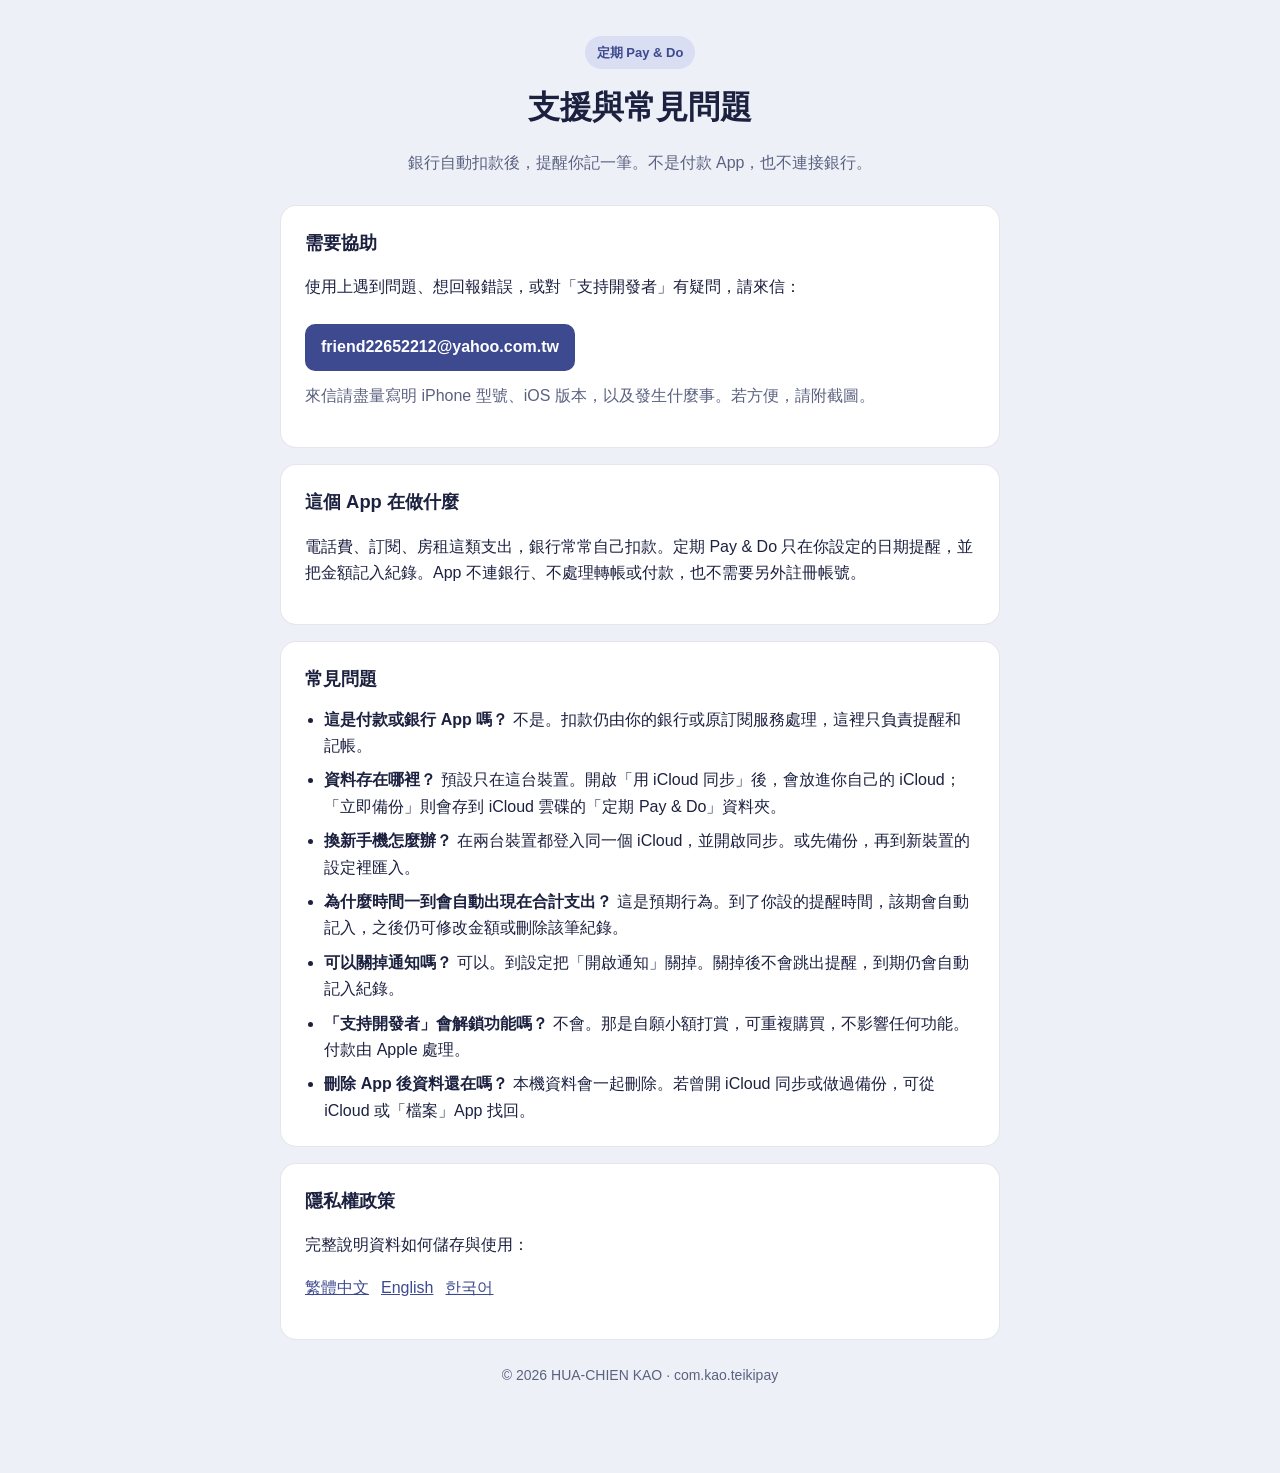
<file: docs/index.html>
<!DOCTYPE html>
<html lang="zh-Hant">
<head>
  <meta charset="utf-8">
  <meta name="viewport" content="width=device-width, initial-scale=1">
  <title>定期 Pay &amp; Do 支援</title>
  <link rel="stylesheet" href="style.css">
</head>
<body>
  <div class="wrap">
    <header>
      <div class="badge">定期 Pay &amp; Do</div>
      <h1>支援與常見問題</h1>
      <p class="subtitle">銀行自動扣款後，提醒你記一筆。不是付款 App，也不連接銀行。</p>
    </header>

    <section>
      <h2>需要協助</h2>
      <p>使用上遇到問題、想回報錯誤，或對「支持開發者」有疑問，請來信：</p>
      <a class="contact" href="mailto:friend22652212@yahoo.com.tw">friend22652212@yahoo.com.tw</a>
      <p class="muted" style="margin-top:12px;">來信請盡量寫明 iPhone 型號、iOS 版本，以及發生什麼事。若方便，請附截圖。</p>
    </section>

    <section>
      <h2>這個 App 在做什麼</h2>
      <p>電話費、訂閱、房租這類支出，銀行常常自己扣款。定期 Pay &amp; Do 只在你設定的日期提醒，並把金額記入紀錄。App 不連銀行、不處理轉帳或付款，也不需要另外註冊帳號。</p>
    </section>

    <section>
      <h2>常見問題</h2>
      <ul>
        <li><strong>這是付款或銀行 App 嗎？</strong> 不是。扣款仍由你的銀行或原訂閱服務處理，這裡只負責提醒和記帳。</li>
        <li><strong>資料存在哪裡？</strong> 預設只在這台裝置。開啟「用 iCloud 同步」後，會放進你自己的 iCloud；「立即備份」則會存到 iCloud 雲碟的「定期 Pay &amp; Do」資料夾。</li>
        <li><strong>換新手機怎麼辦？</strong> 在兩台裝置都登入同一個 iCloud，並開啟同步。或先備份，再到新裝置的設定裡匯入。</li>
        <li><strong>為什麼時間一到會自動出現在合計支出？</strong> 這是預期行為。到了你設的提醒時間，該期會自動記入，之後仍可修改金額或刪除該筆紀錄。</li>
        <li><strong>可以關掉通知嗎？</strong> 可以。到設定把「開啟通知」關掉。關掉後不會跳出提醒，到期仍會自動記入紀錄。</li>
        <li><strong>「支持開發者」會解鎖功能嗎？</strong> 不會。那是自願小額打賞，可重複購買，不影響任何功能。付款由 Apple 處理。</li>
        <li><strong>刪除 App 後資料還在嗎？</strong> 本機資料會一起刪除。若曾開 iCloud 同步或做過備份，可從 iCloud 或「檔案」App 找回。</li>
      </ul>
    </section>

    <section>
      <h2>隱私權政策</h2>
      <p>完整說明資料如何儲存與使用：</p>
      <p class="langs">
        <a href="privacy/zh-Hant.html">繁體中文</a>
        <a href="privacy/en.html">English</a>
        <a href="privacy/ko.html">한국어</a>
      </p>
    </section>

    <footer>
      <p>© 2026 HUA-CHIEN KAO · com.kao.teikipay</p>
    </footer>
  </div>
</body>
</html>
</file>
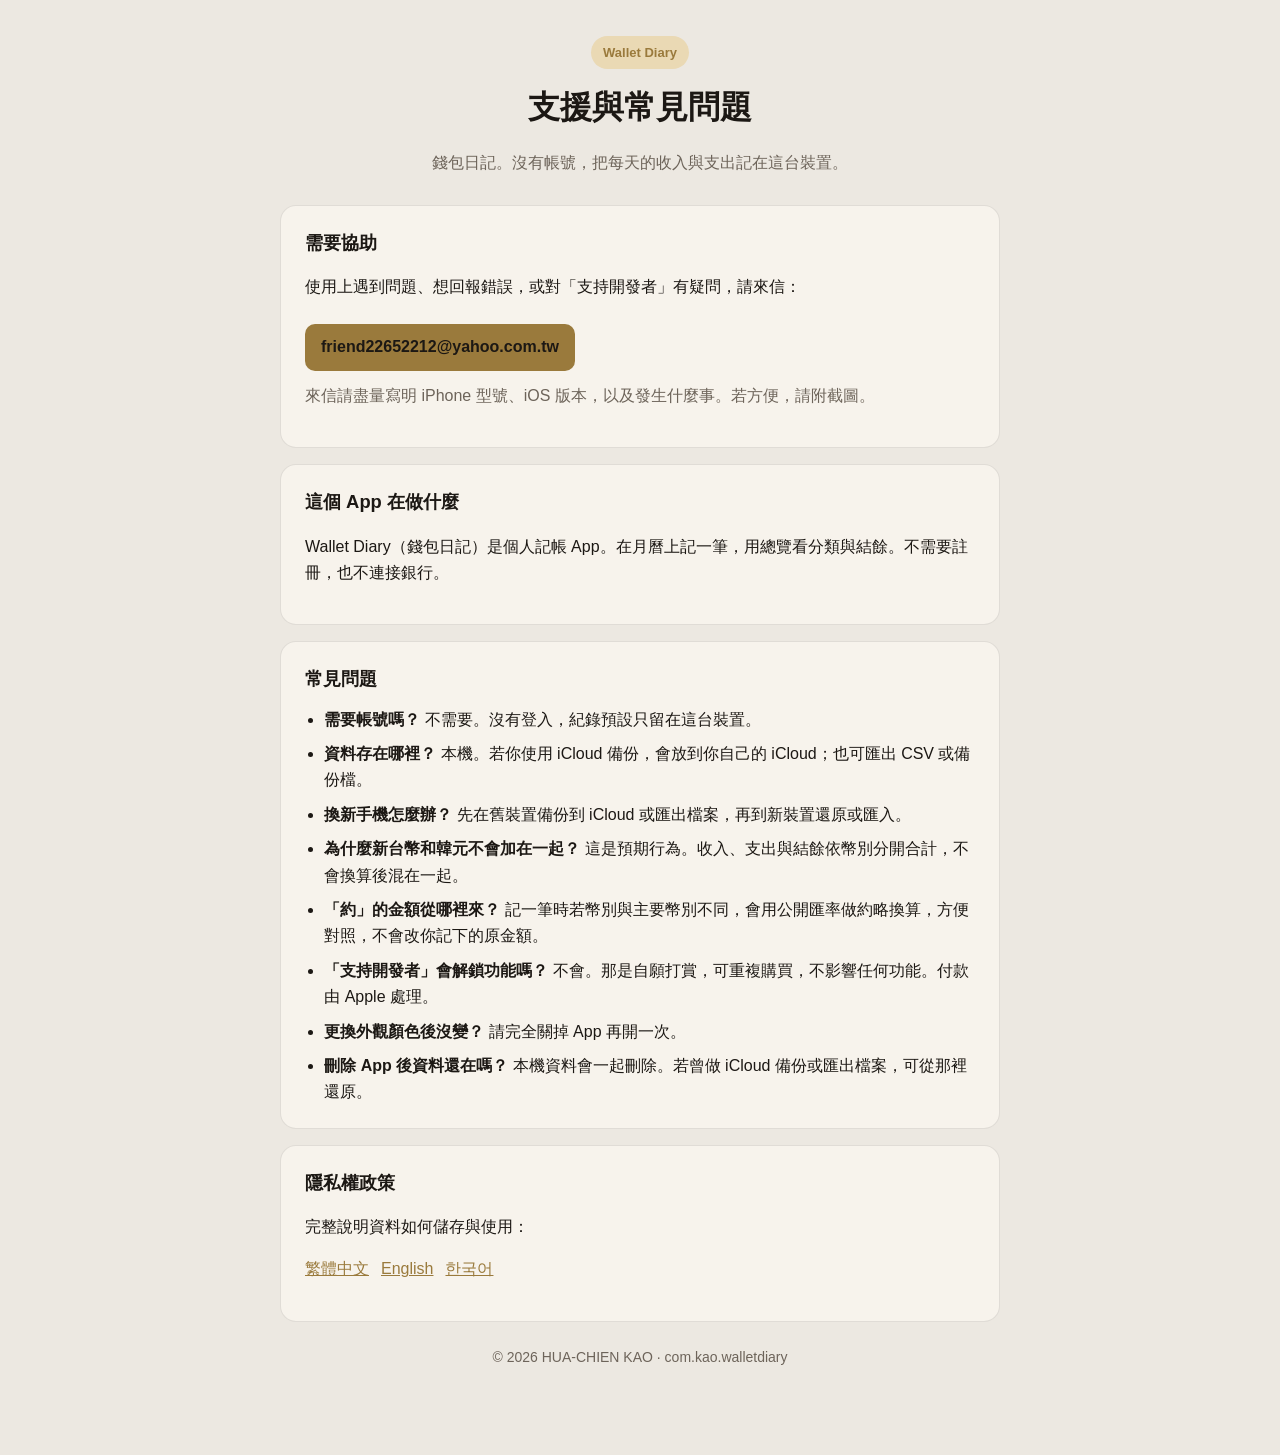
<file: docs/walletdiary/index.html>
<!DOCTYPE html>
<html lang="zh-Hant">
<head>
  <meta charset="utf-8">
  <meta name="viewport" content="width=device-width, initial-scale=1">
  <title>Wallet Diary 支援</title>
  <link rel="stylesheet" href="style.css">
</head>
<body>
  <div class="wrap">
    <header>
      <div class="badge">Wallet Diary</div>
      <h1>支援與常見問題</h1>
      <p class="subtitle">錢包日記。沒有帳號，把每天的收入與支出記在這台裝置。</p>
    </header>

    <section>
      <h2>需要協助</h2>
      <p>使用上遇到問題、想回報錯誤，或對「支持開發者」有疑問，請來信：</p>
      <a class="contact" href="mailto:friend22652212@yahoo.com.tw">friend22652212@yahoo.com.tw</a>
      <p class="muted" style="margin-top:12px;">來信請盡量寫明 iPhone 型號、iOS 版本，以及發生什麼事。若方便，請附截圖。</p>
    </section>

    <section>
      <h2>這個 App 在做什麼</h2>
      <p>Wallet Diary（錢包日記）是個人記帳 App。在月曆上記一筆，用總覽看分類與結餘。不需要註冊，也不連接銀行。</p>
    </section>

    <section>
      <h2>常見問題</h2>
      <ul>
        <li><strong>需要帳號嗎？</strong> 不需要。沒有登入，紀錄預設只留在這台裝置。</li>
        <li><strong>資料存在哪裡？</strong> 本機。若你使用 iCloud 備份，會放到你自己的 iCloud；也可匯出 CSV 或備份檔。</li>
        <li><strong>換新手機怎麼辦？</strong> 先在舊裝置備份到 iCloud 或匯出檔案，再到新裝置還原或匯入。</li>
        <li><strong>為什麼新台幣和韓元不會加在一起？</strong> 這是預期行為。收入、支出與結餘依幣別分開合計，不會換算後混在一起。</li>
        <li><strong>「約」的金額從哪裡來？</strong> 記一筆時若幣別與主要幣別不同，會用公開匯率做約略換算，方便對照，不會改你記下的原金額。</li>
        <li><strong>「支持開發者」會解鎖功能嗎？</strong> 不會。那是自願打賞，可重複購買，不影響任何功能。付款由 Apple 處理。</li>
        <li><strong>更換外觀顏色後沒變？</strong> 請完全關掉 App 再開一次。</li>
        <li><strong>刪除 App 後資料還在嗎？</strong> 本機資料會一起刪除。若曾做 iCloud 備份或匯出檔案，可從那裡還原。</li>
      </ul>
    </section>

    <section>
      <h2>隱私權政策</h2>
      <p>完整說明資料如何儲存與使用：</p>
      <p class="langs">
        <a href="privacy/zh-Hant.html">繁體中文</a>
        <a href="privacy/en.html">English</a>
        <a href="privacy/ko.html">한국어</a>
      </p>
    </section>

    <footer>
      <p>© 2026 HUA-CHIEN KAO · com.kao.walletdiary</p>
    </footer>
  </div>
</body>
</html>
</file>
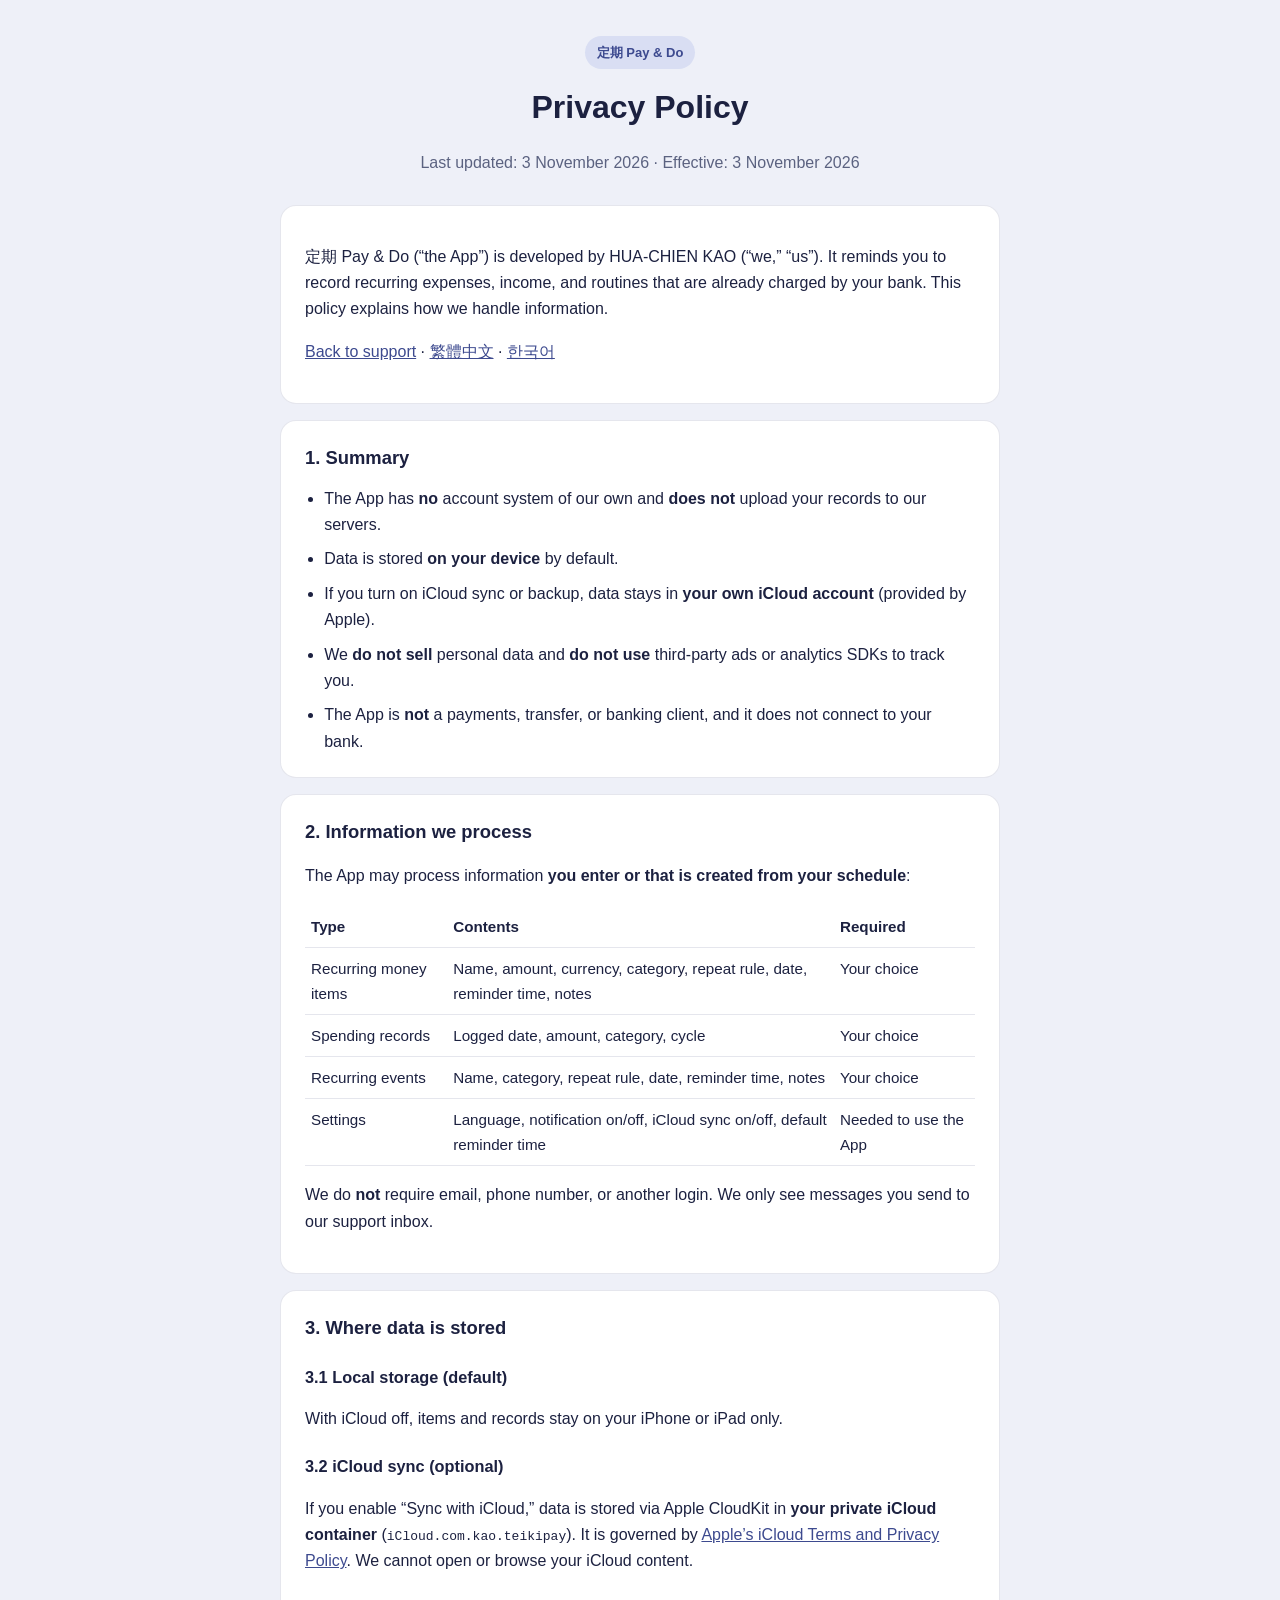
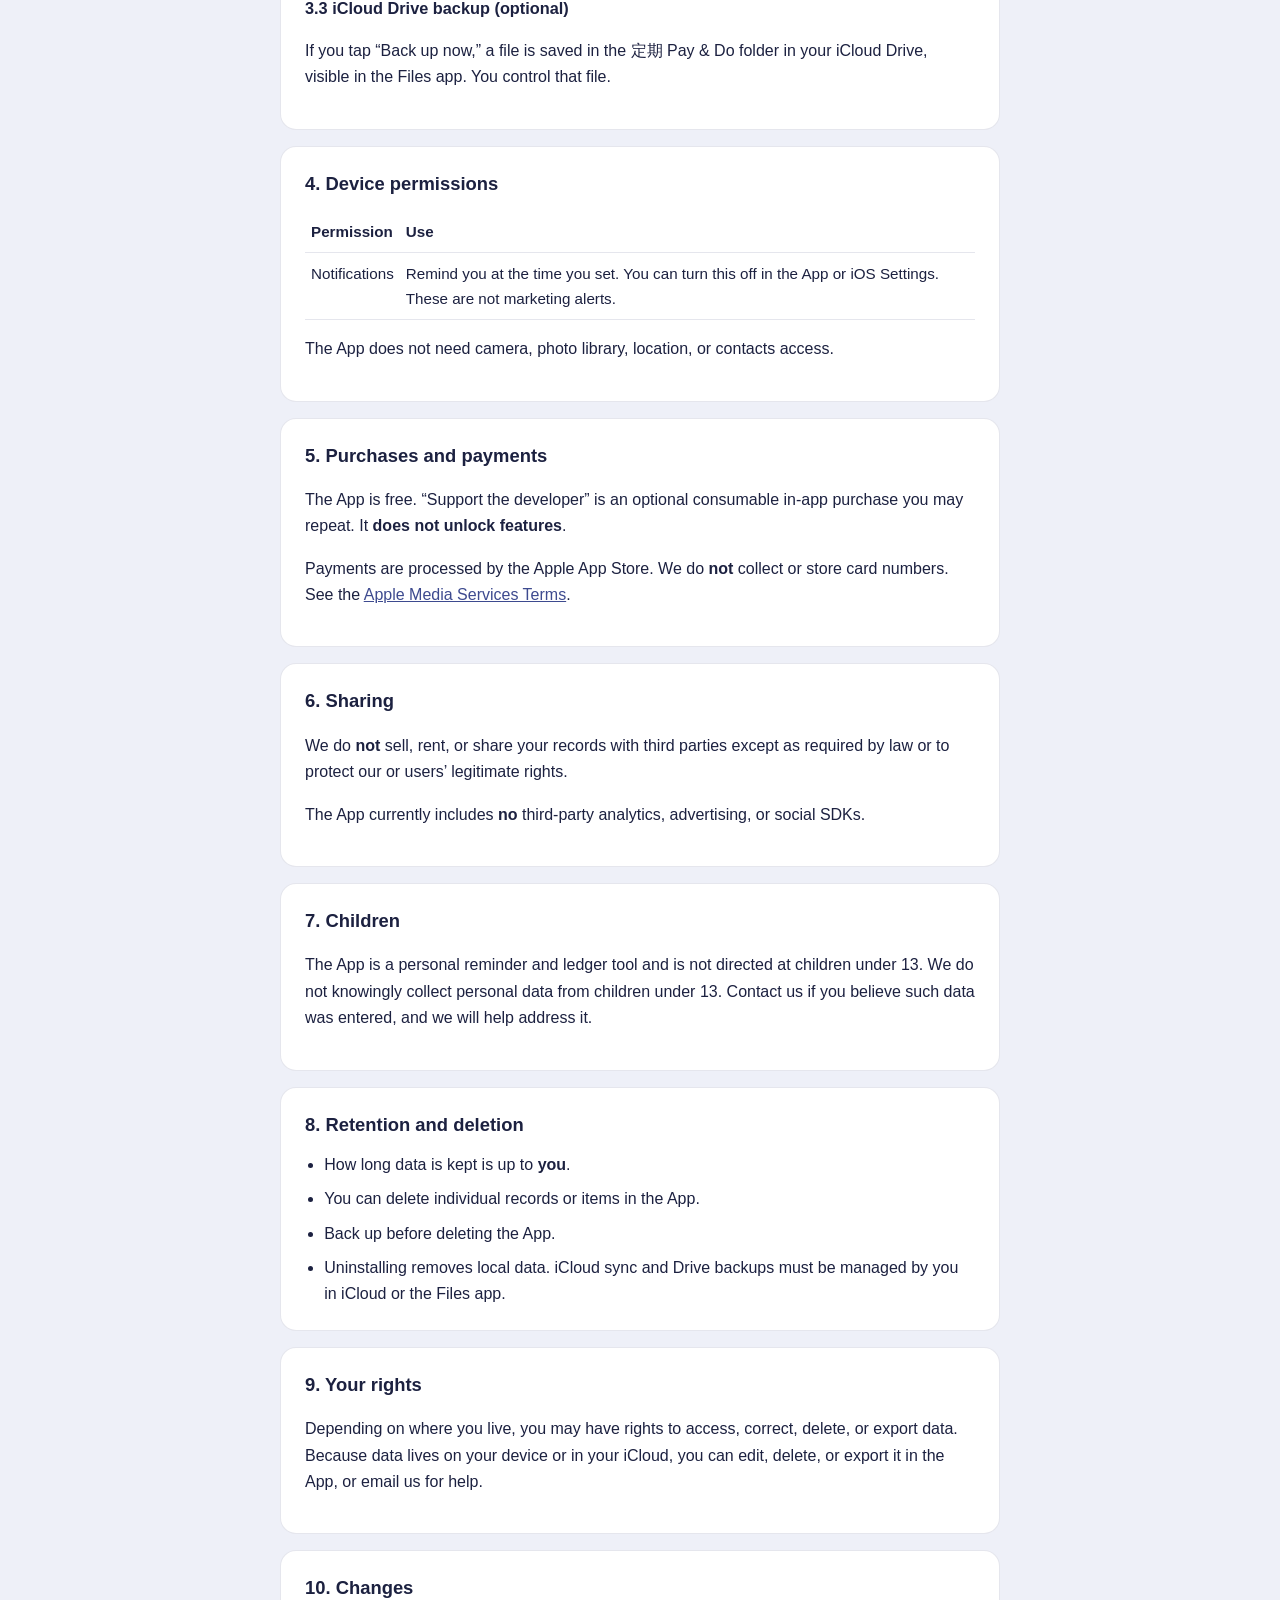
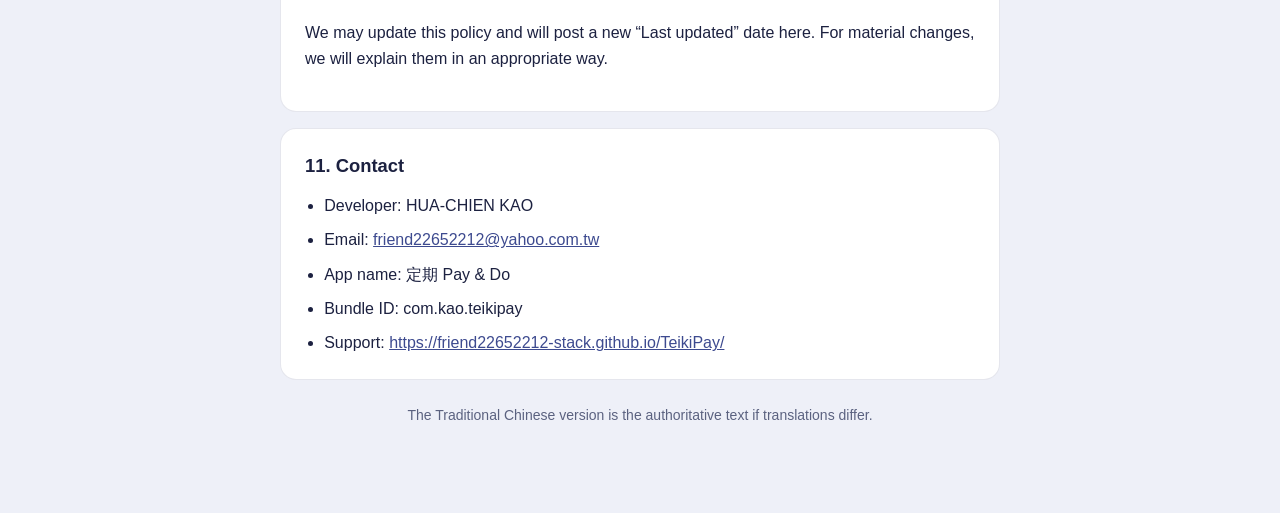
<file: docs/privacy/en.html>
<!DOCTYPE html>
<html lang="en">
<head>
  <meta charset="utf-8">
  <meta name="viewport" content="width=device-width, initial-scale=1">
  <title>定期 Pay &amp; Do Privacy Policy</title>
  <link rel="stylesheet" href="../style.css">
</head>
<body>
  <div class="wrap">
    <header>
      <div class="badge">定期 Pay &amp; Do</div>
      <h1>Privacy Policy</h1>
      <p class="subtitle">Last updated: 3 November 2026 · Effective: 3 November 2026</p>
    </header>

    <article>
      <p>定期 Pay &amp; Do (“the App”) is developed by HUA-CHIEN KAO (“we,” “us”). It reminds you to record recurring expenses, income, and routines that are already charged by your bank. This policy explains how we handle information.</p>
      <p><a href="../index.html">Back to support</a> · <a href="zh-Hant.html">繁體中文</a> · <a href="ko.html">한국어</a></p>
    </article>

    <article>
      <h2>1. Summary</h2>
      <ul>
        <li>The App has <strong>no</strong> account system of our own and <strong>does not</strong> upload your records to our servers.</li>
        <li>Data is stored <strong>on your device</strong> by default.</li>
        <li>If you turn on iCloud sync or backup, data stays in <strong>your own iCloud account</strong> (provided by Apple).</li>
        <li>We <strong>do not sell</strong> personal data and <strong>do not use</strong> third-party ads or analytics SDKs to track you.</li>
        <li>The App is <strong>not</strong> a payments, transfer, or banking client, and it does not connect to your bank.</li>
      </ul>
    </article>

    <article>
      <h2>2. Information we process</h2>
      <p>The App may process information <strong>you enter or that is created from your schedule</strong>:</p>
      <table>
        <thead>
          <tr><th>Type</th><th>Contents</th><th>Required</th></tr>
        </thead>
        <tbody>
          <tr><td>Recurring money items</td><td>Name, amount, currency, category, repeat rule, date, reminder time, notes</td><td>Your choice</td></tr>
          <tr><td>Spending records</td><td>Logged date, amount, category, cycle</td><td>Your choice</td></tr>
          <tr><td>Recurring events</td><td>Name, category, repeat rule, date, reminder time, notes</td><td>Your choice</td></tr>
          <tr><td>Settings</td><td>Language, notification on/off, iCloud sync on/off, default reminder time</td><td>Needed to use the App</td></tr>
        </tbody>
      </table>
      <p>We do <strong>not</strong> require email, phone number, or another login. We only see messages you send to our support inbox.</p>
    </article>

    <article>
      <h2>3. Where data is stored</h2>
      <h3>3.1 Local storage (default)</h3>
      <p>With iCloud off, items and records stay on your iPhone or iPad only.</p>
      <h3>3.2 iCloud sync (optional)</h3>
      <p>If you enable “Sync with iCloud,” data is stored via Apple CloudKit in <strong>your private iCloud container</strong> (<code>iCloud.com.kao.teikipay</code>). It is governed by <a href="https://www.apple.com/legal/privacy/">Apple’s iCloud Terms and Privacy Policy</a>. We cannot open or browse your iCloud content.</p>
      <h3>3.3 iCloud Drive backup (optional)</h3>
      <p>If you tap “Back up now,” a file is saved in the 定期 Pay &amp; Do folder in your iCloud Drive, visible in the Files app. You control that file.</p>
    </article>

    <article>
      <h2>4. Device permissions</h2>
      <table>
        <thead>
          <tr><th>Permission</th><th>Use</th></tr>
        </thead>
        <tbody>
          <tr><td>Notifications</td><td>Remind you at the time you set. You can turn this off in the App or iOS Settings. These are not marketing alerts.</td></tr>
        </tbody>
      </table>
      <p>The App does not need camera, photo library, location, or contacts access.</p>
    </article>

    <article>
      <h2>5. Purchases and payments</h2>
      <p>The App is free. “Support the developer” is an optional consumable in-app purchase you may repeat. It <strong>does not unlock features</strong>.</p>
      <p>Payments are processed by the Apple App Store. We do <strong>not</strong> collect or store card numbers. See the <a href="https://www.apple.com/legal/internet-services/itunes/">Apple Media Services Terms</a>.</p>
    </article>

    <article>
      <h2>6. Sharing</h2>
      <p>We do <strong>not</strong> sell, rent, or share your records with third parties except as required by law or to protect our or users’ legitimate rights.</p>
      <p>The App currently includes <strong>no</strong> third-party analytics, advertising, or social SDKs.</p>
    </article>

    <article>
      <h2>7. Children</h2>
      <p>The App is a personal reminder and ledger tool and is not directed at children under 13. We do not knowingly collect personal data from children under 13. Contact us if you believe such data was entered, and we will help address it.</p>
    </article>

    <article>
      <h2>8. Retention and deletion</h2>
      <ul>
        <li>How long data is kept is up to <strong>you</strong>.</li>
        <li>You can delete individual records or items in the App.</li>
        <li>Back up before deleting the App.</li>
        <li>Uninstalling removes local data. iCloud sync and Drive backups must be managed by you in iCloud or the Files app.</li>
      </ul>
    </article>

    <article>
      <h2>9. Your rights</h2>
      <p>Depending on where you live, you may have rights to access, correct, delete, or export data. Because data lives on your device or in your iCloud, you can edit, delete, or export it in the App, or email us for help.</p>
    </article>

    <article>
      <h2>10. Changes</h2>
      <p>We may update this policy and will post a new “Last updated” date here. For material changes, we will explain them in an appropriate way.</p>
    </article>

    <article>
      <h2>11. Contact</h2>
      <ul>
        <li>Developer: HUA-CHIEN KAO</li>
        <li>Email: <a href="mailto:friend22652212@yahoo.com.tw">friend22652212@yahoo.com.tw</a></li>
        <li>App name: 定期 Pay &amp; Do</li>
        <li>Bundle ID: com.kao.teikipay</li>
        <li>Support: <a href="https://friend22652212-stack.github.io/TeikiPay/">https://friend22652212-stack.github.io/TeikiPay/</a></li>
      </ul>
    </article>

    <footer>
      <p>The Traditional Chinese version is the authoritative text if translations differ.</p>
    </footer>
  </div>
</body>
</html>
</file>
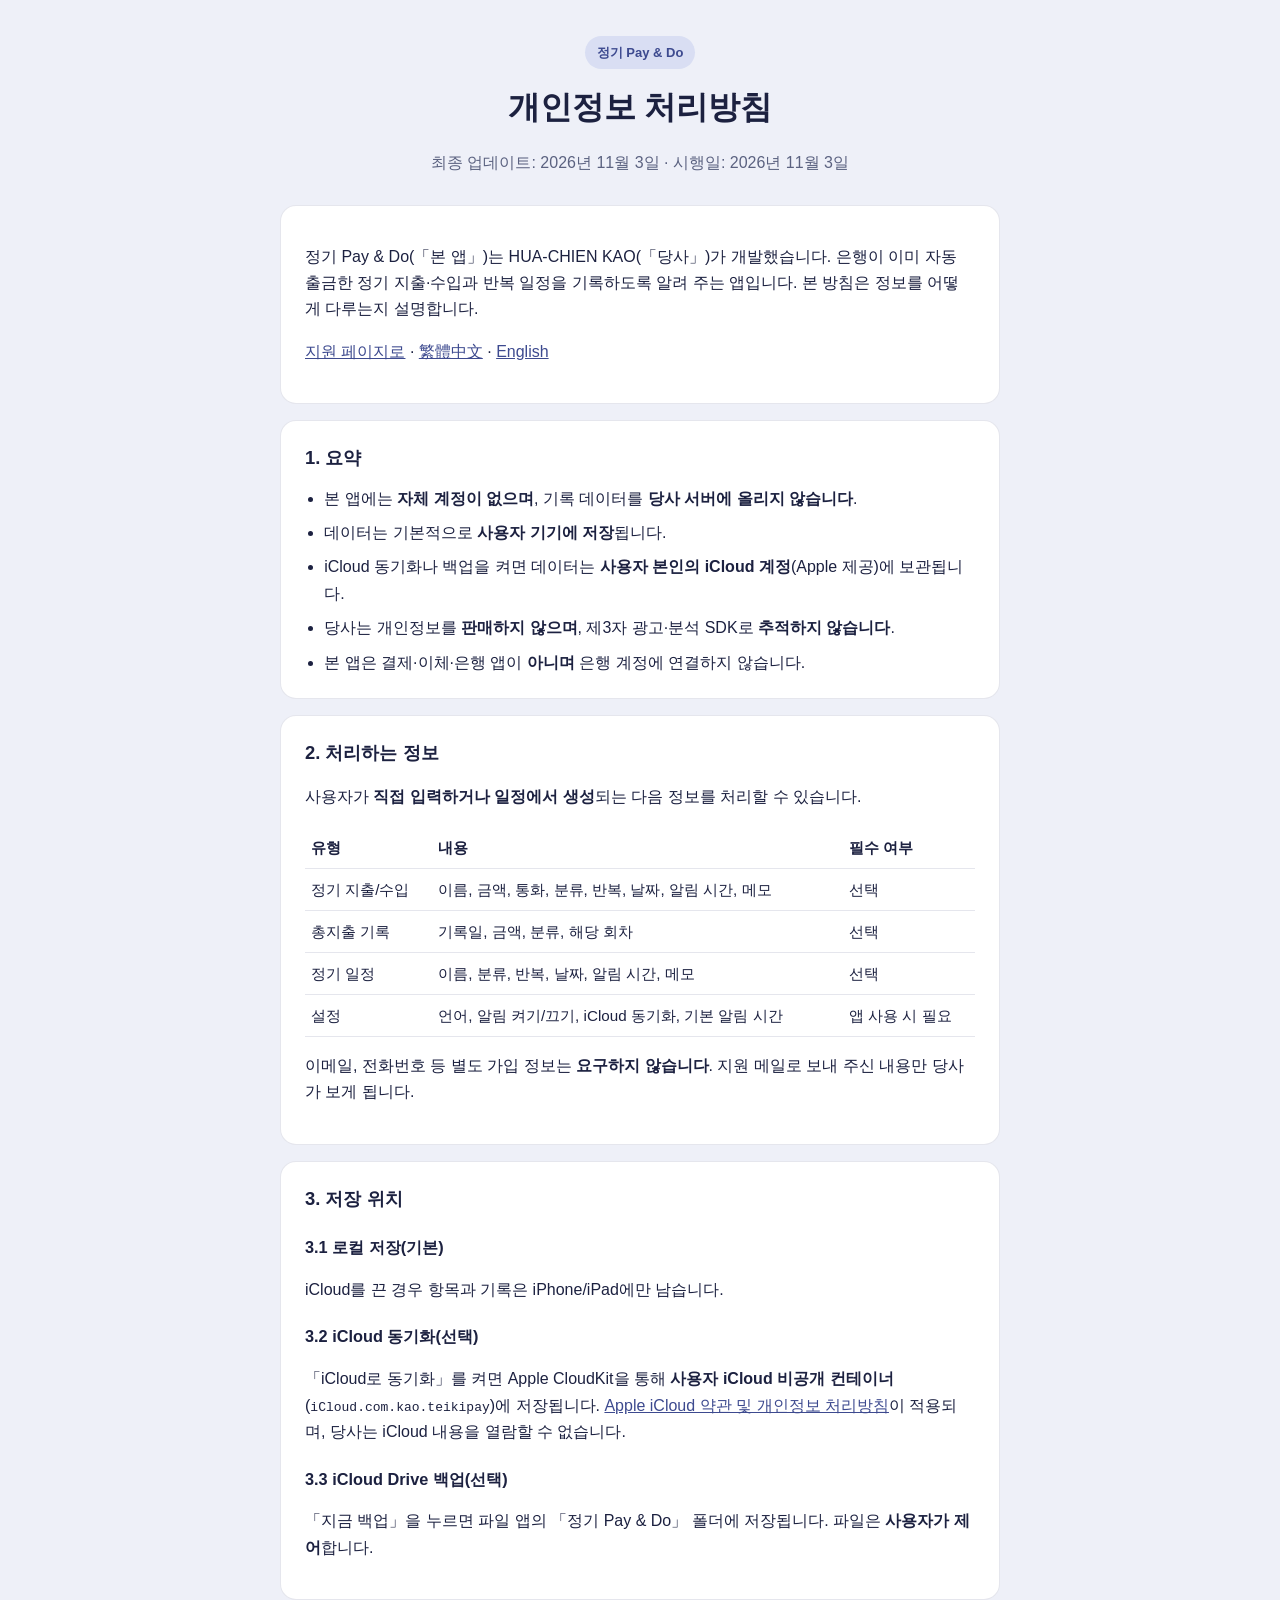
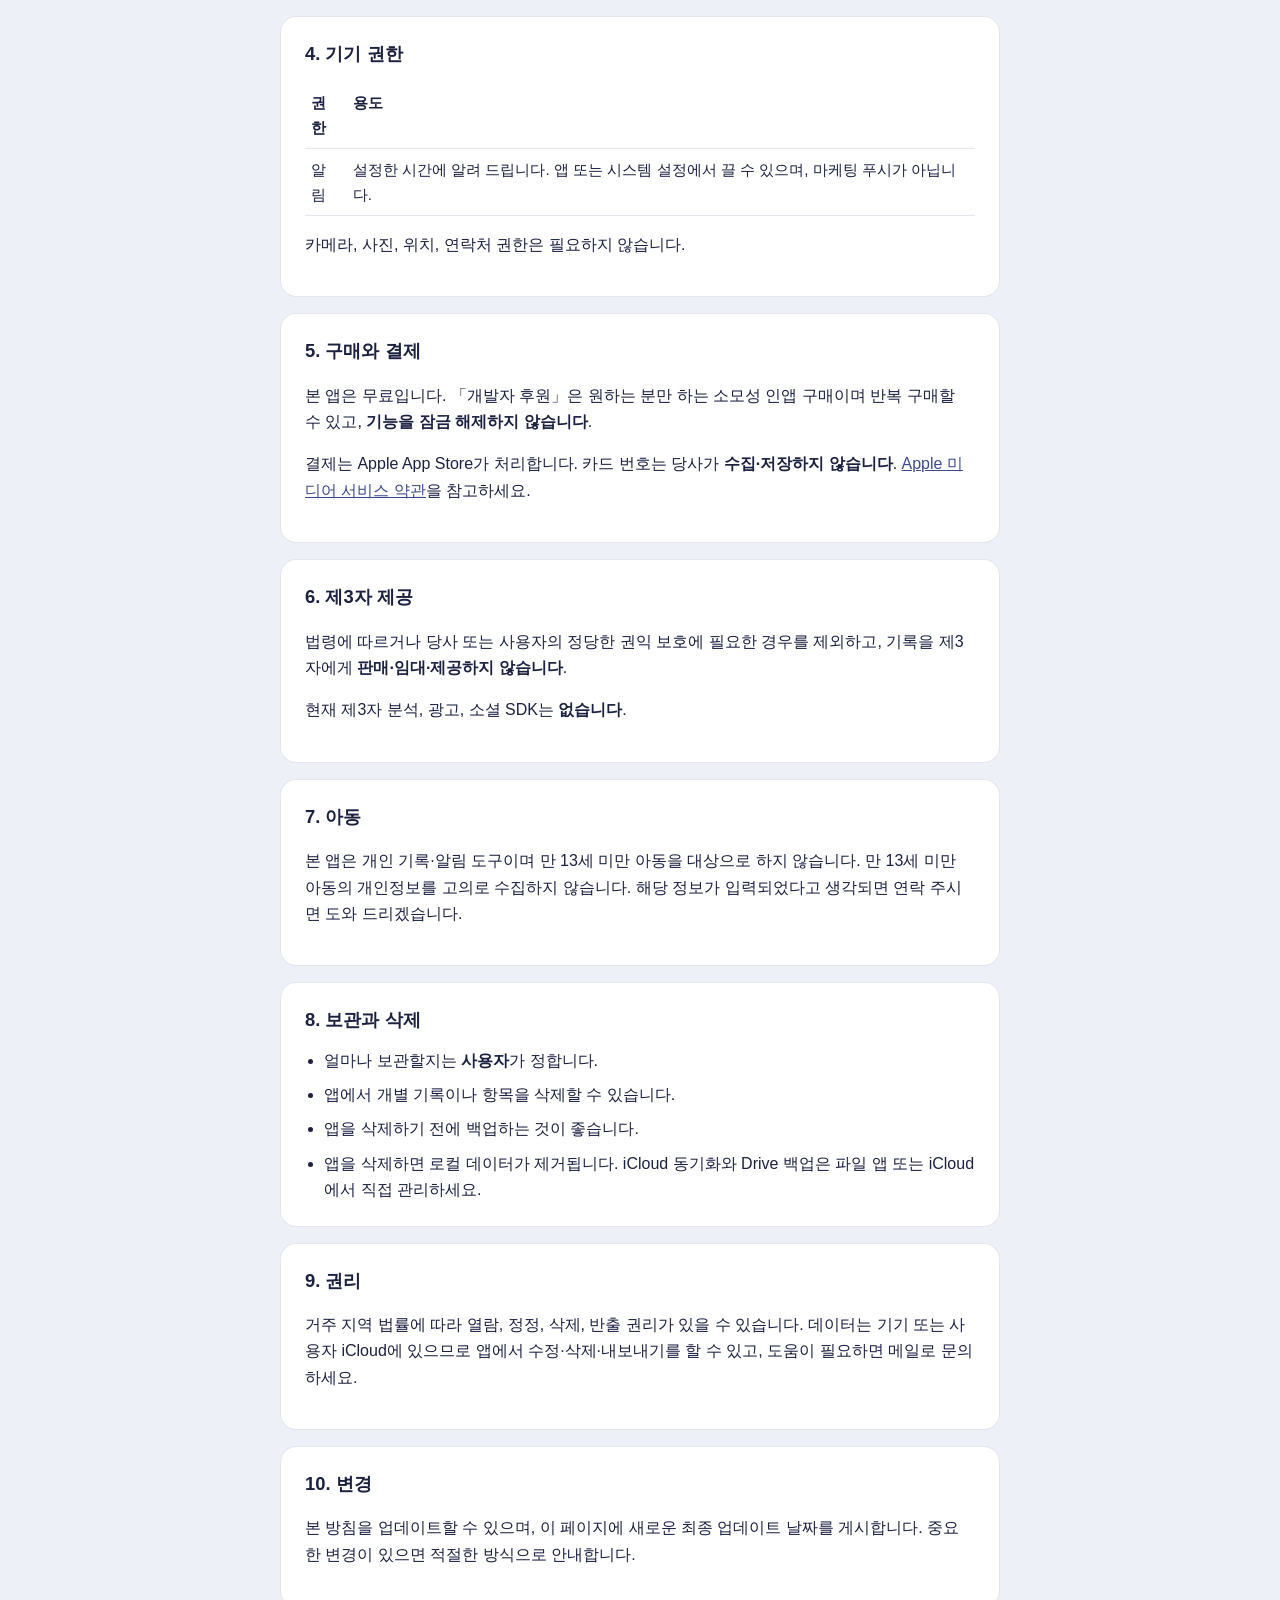
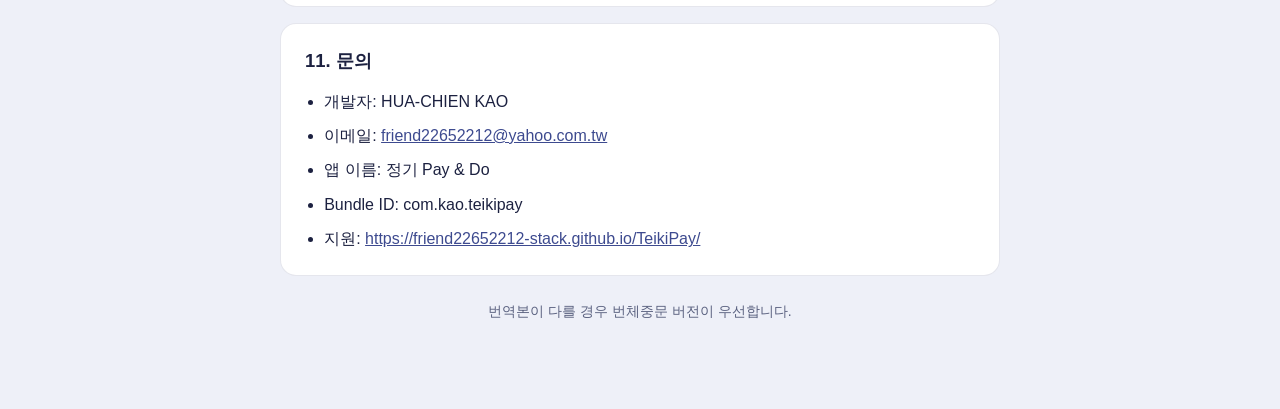
<file: docs/privacy/ko.html>
<!DOCTYPE html>
<html lang="ko">
<head>
  <meta charset="utf-8">
  <meta name="viewport" content="width=device-width, initial-scale=1">
  <title>정기 Pay &amp; Do 개인정보 처리방침</title>
  <link rel="stylesheet" href="../style.css">
</head>
<body>
  <div class="wrap">
    <header>
      <div class="badge">정기 Pay &amp; Do</div>
      <h1>개인정보 처리방침</h1>
      <p class="subtitle">최종 업데이트: 2026년 11월 3일 · 시행일: 2026년 11월 3일</p>
    </header>

    <article>
      <p>정기 Pay &amp; Do(「본 앱」)는 HUA-CHIEN KAO(「당사」)가 개발했습니다. 은행이 이미 자동 출금한 정기 지출·수입과 반복 일정을 기록하도록 알려 주는 앱입니다. 본 방침은 정보를 어떻게 다루는지 설명합니다.</p>
      <p><a href="../index.html">지원 페이지로</a> · <a href="zh-Hant.html">繁體中文</a> · <a href="en.html">English</a></p>
    </article>

    <article>
      <h2>1. 요약</h2>
      <ul>
        <li>본 앱에는 <strong>자체 계정이 없으며</strong>, 기록 데이터를 <strong>당사 서버에 올리지 않습니다</strong>.</li>
        <li>데이터는 기본적으로 <strong>사용자 기기에 저장</strong>됩니다.</li>
        <li>iCloud 동기화나 백업을 켜면 데이터는 <strong>사용자 본인의 iCloud 계정</strong>(Apple 제공)에 보관됩니다.</li>
        <li>당사는 개인정보를 <strong>판매하지 않으며</strong>, 제3자 광고·분석 SDK로 <strong>추적하지 않습니다</strong>.</li>
        <li>본 앱은 결제·이체·은행 앱이 <strong>아니며</strong> 은행 계정에 연결하지 않습니다.</li>
      </ul>
    </article>

    <article>
      <h2>2. 처리하는 정보</h2>
      <p>사용자가 <strong>직접 입력하거나 일정에서 생성</strong>되는 다음 정보를 처리할 수 있습니다.</p>
      <table>
        <thead>
          <tr><th>유형</th><th>내용</th><th>필수 여부</th></tr>
        </thead>
        <tbody>
          <tr><td>정기 지출/수입</td><td>이름, 금액, 통화, 분류, 반복, 날짜, 알림 시간, 메모</td><td>선택</td></tr>
          <tr><td>총지출 기록</td><td>기록일, 금액, 분류, 해당 회차</td><td>선택</td></tr>
          <tr><td>정기 일정</td><td>이름, 분류, 반복, 날짜, 알림 시간, 메모</td><td>선택</td></tr>
          <tr><td>설정</td><td>언어, 알림 켜기/끄기, iCloud 동기화, 기본 알림 시간</td><td>앱 사용 시 필요</td></tr>
        </tbody>
      </table>
      <p>이메일, 전화번호 등 별도 가입 정보는 <strong>요구하지 않습니다</strong>. 지원 메일로 보내 주신 내용만 당사가 보게 됩니다.</p>
    </article>

    <article>
      <h2>3. 저장 위치</h2>
      <h3>3.1 로컬 저장(기본)</h3>
      <p>iCloud를 끈 경우 항목과 기록은 iPhone/iPad에만 남습니다.</p>
      <h3>3.2 iCloud 동기화(선택)</h3>
      <p>「iCloud로 동기화」를 켜면 Apple CloudKit을 통해 <strong>사용자 iCloud 비공개 컨테이너</strong>(<code>iCloud.com.kao.teikipay</code>)에 저장됩니다. <a href="https://www.apple.com/legal/privacy/">Apple iCloud 약관 및 개인정보 처리방침</a>이 적용되며, 당사는 iCloud 내용을 열람할 수 없습니다.</p>
      <h3>3.3 iCloud Drive 백업(선택)</h3>
      <p>「지금 백업」을 누르면 파일 앱의 「정기 Pay &amp; Do」 폴더에 저장됩니다. 파일은 <strong>사용자가 제어</strong>합니다.</p>
    </article>

    <article>
      <h2>4. 기기 권한</h2>
      <table>
        <thead>
          <tr><th>권한</th><th>용도</th></tr>
        </thead>
        <tbody>
          <tr><td>알림</td><td>설정한 시간에 알려 드립니다. 앱 또는 시스템 설정에서 끌 수 있으며, 마케팅 푸시가 아닙니다.</td></tr>
        </tbody>
      </table>
      <p>카메라, 사진, 위치, 연락처 권한은 필요하지 않습니다.</p>
    </article>

    <article>
      <h2>5. 구매와 결제</h2>
      <p>본 앱은 무료입니다. 「개발자 후원」은 원하는 분만 하는 소모성 인앱 구매이며 반복 구매할 수 있고, <strong>기능을 잠금 해제하지 않습니다</strong>.</p>
      <p>결제는 Apple App Store가 처리합니다. 카드 번호는 당사가 <strong>수집·저장하지 않습니다</strong>. <a href="https://www.apple.com/legal/internet-services/itunes/">Apple 미디어 서비스 약관</a>을 참고하세요.</p>
    </article>

    <article>
      <h2>6. 제3자 제공</h2>
      <p>법령에 따르거나 당사 또는 사용자의 정당한 권익 보호에 필요한 경우를 제외하고, 기록을 제3자에게 <strong>판매·임대·제공하지 않습니다</strong>.</p>
      <p>현재 제3자 분석, 광고, 소셜 SDK는 <strong>없습니다</strong>.</p>
    </article>

    <article>
      <h2>7. 아동</h2>
      <p>본 앱은 개인 기록·알림 도구이며 만 13세 미만 아동을 대상으로 하지 않습니다. 만 13세 미만 아동의 개인정보를 고의로 수집하지 않습니다. 해당 정보가 입력되었다고 생각되면 연락 주시면 도와 드리겠습니다.</p>
    </article>

    <article>
      <h2>8. 보관과 삭제</h2>
      <ul>
        <li>얼마나 보관할지는 <strong>사용자</strong>가 정합니다.</li>
        <li>앱에서 개별 기록이나 항목을 삭제할 수 있습니다.</li>
        <li>앱을 삭제하기 전에 백업하는 것이 좋습니다.</li>
        <li>앱을 삭제하면 로컬 데이터가 제거됩니다. iCloud 동기화와 Drive 백업은 파일 앱 또는 iCloud에서 직접 관리하세요.</li>
      </ul>
    </article>

    <article>
      <h2>9. 권리</h2>
      <p>거주 지역 법률에 따라 열람, 정정, 삭제, 반출 권리가 있을 수 있습니다. 데이터는 기기 또는 사용자 iCloud에 있으므로 앱에서 수정·삭제·내보내기를 할 수 있고, 도움이 필요하면 메일로 문의하세요.</p>
    </article>

    <article>
      <h2>10. 변경</h2>
      <p>본 방침을 업데이트할 수 있으며, 이 페이지에 새로운 최종 업데이트 날짜를 게시합니다. 중요한 변경이 있으면 적절한 방식으로 안내합니다.</p>
    </article>

    <article>
      <h2>11. 문의</h2>
      <ul>
        <li>개발자: HUA-CHIEN KAO</li>
        <li>이메일: <a href="mailto:friend22652212@yahoo.com.tw">friend22652212@yahoo.com.tw</a></li>
        <li>앱 이름: 정기 Pay &amp; Do</li>
        <li>Bundle ID: com.kao.teikipay</li>
        <li>지원: <a href="https://friend22652212-stack.github.io/TeikiPay/">https://friend22652212-stack.github.io/TeikiPay/</a></li>
      </ul>
    </article>

    <footer>
      <p>번역본이 다를 경우 번체중문 버전이 우선합니다.</p>
    </footer>
  </div>
</body>
</html>
</file>
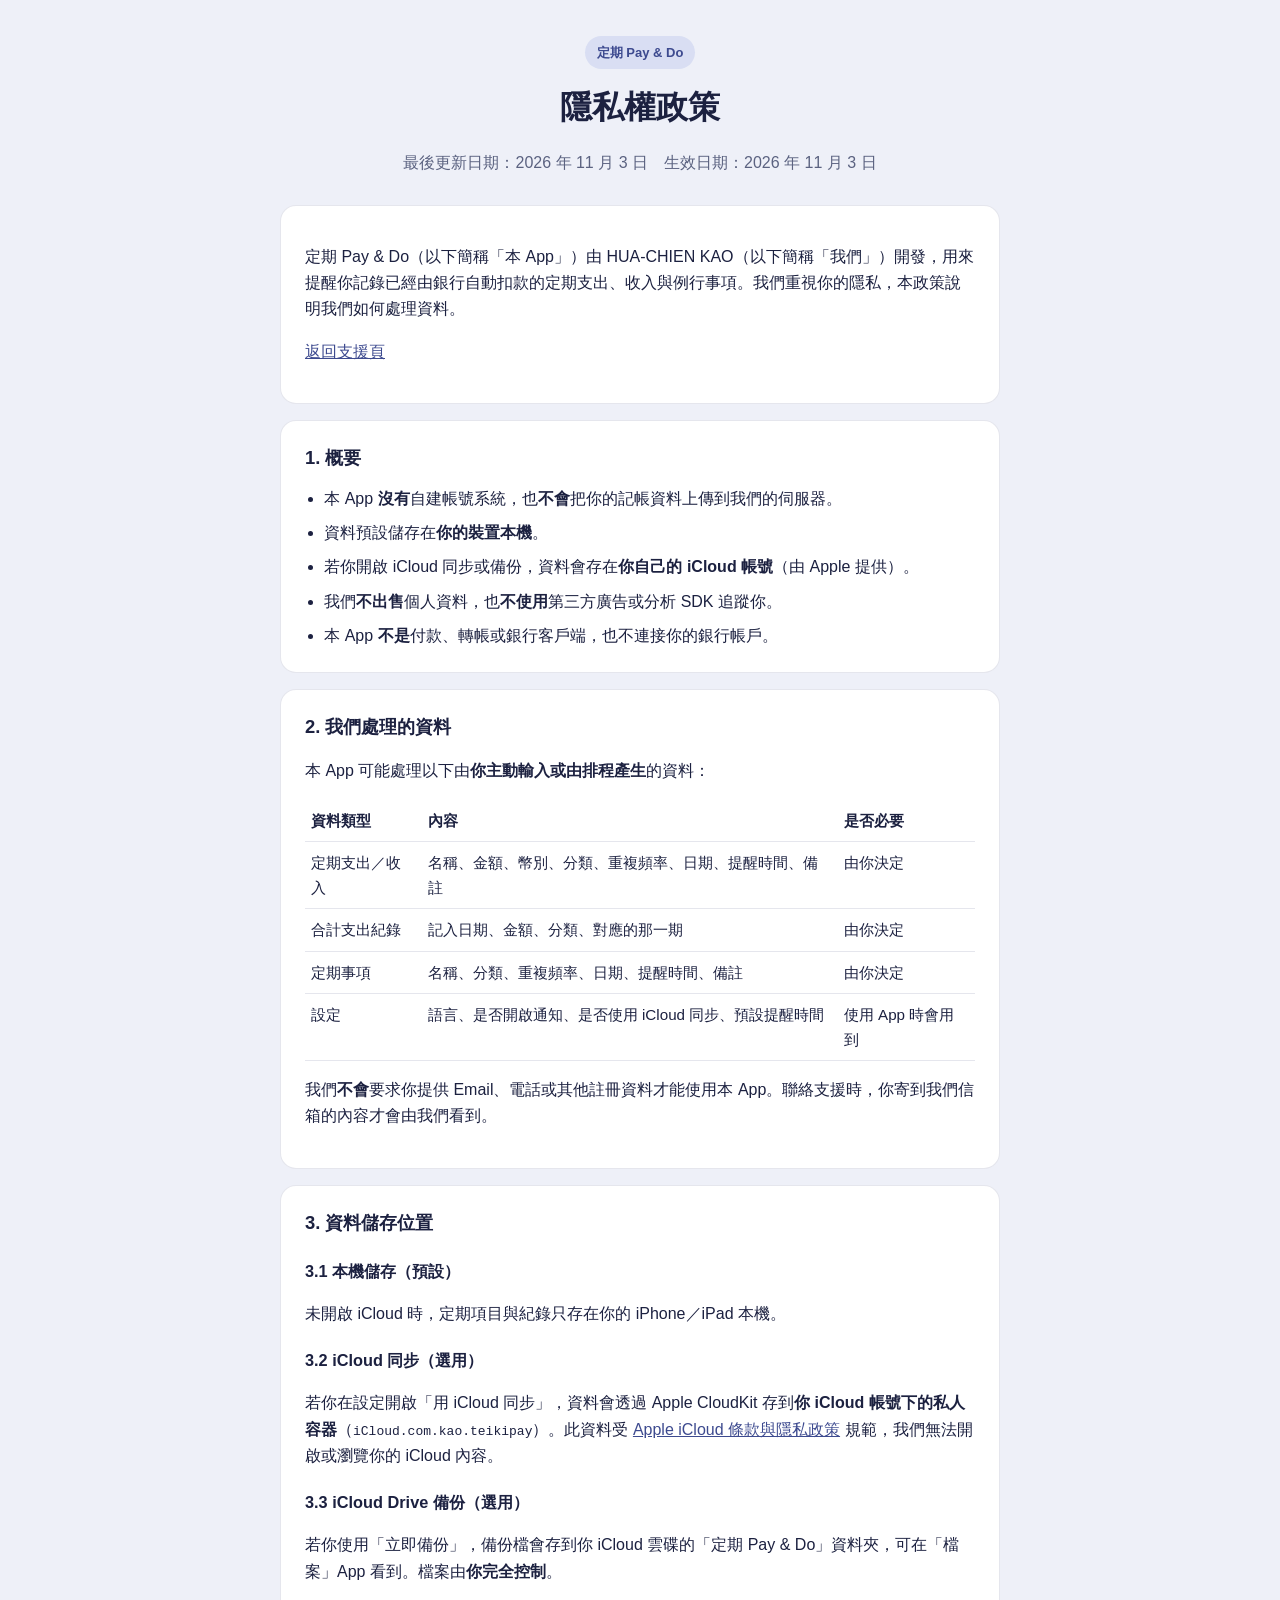
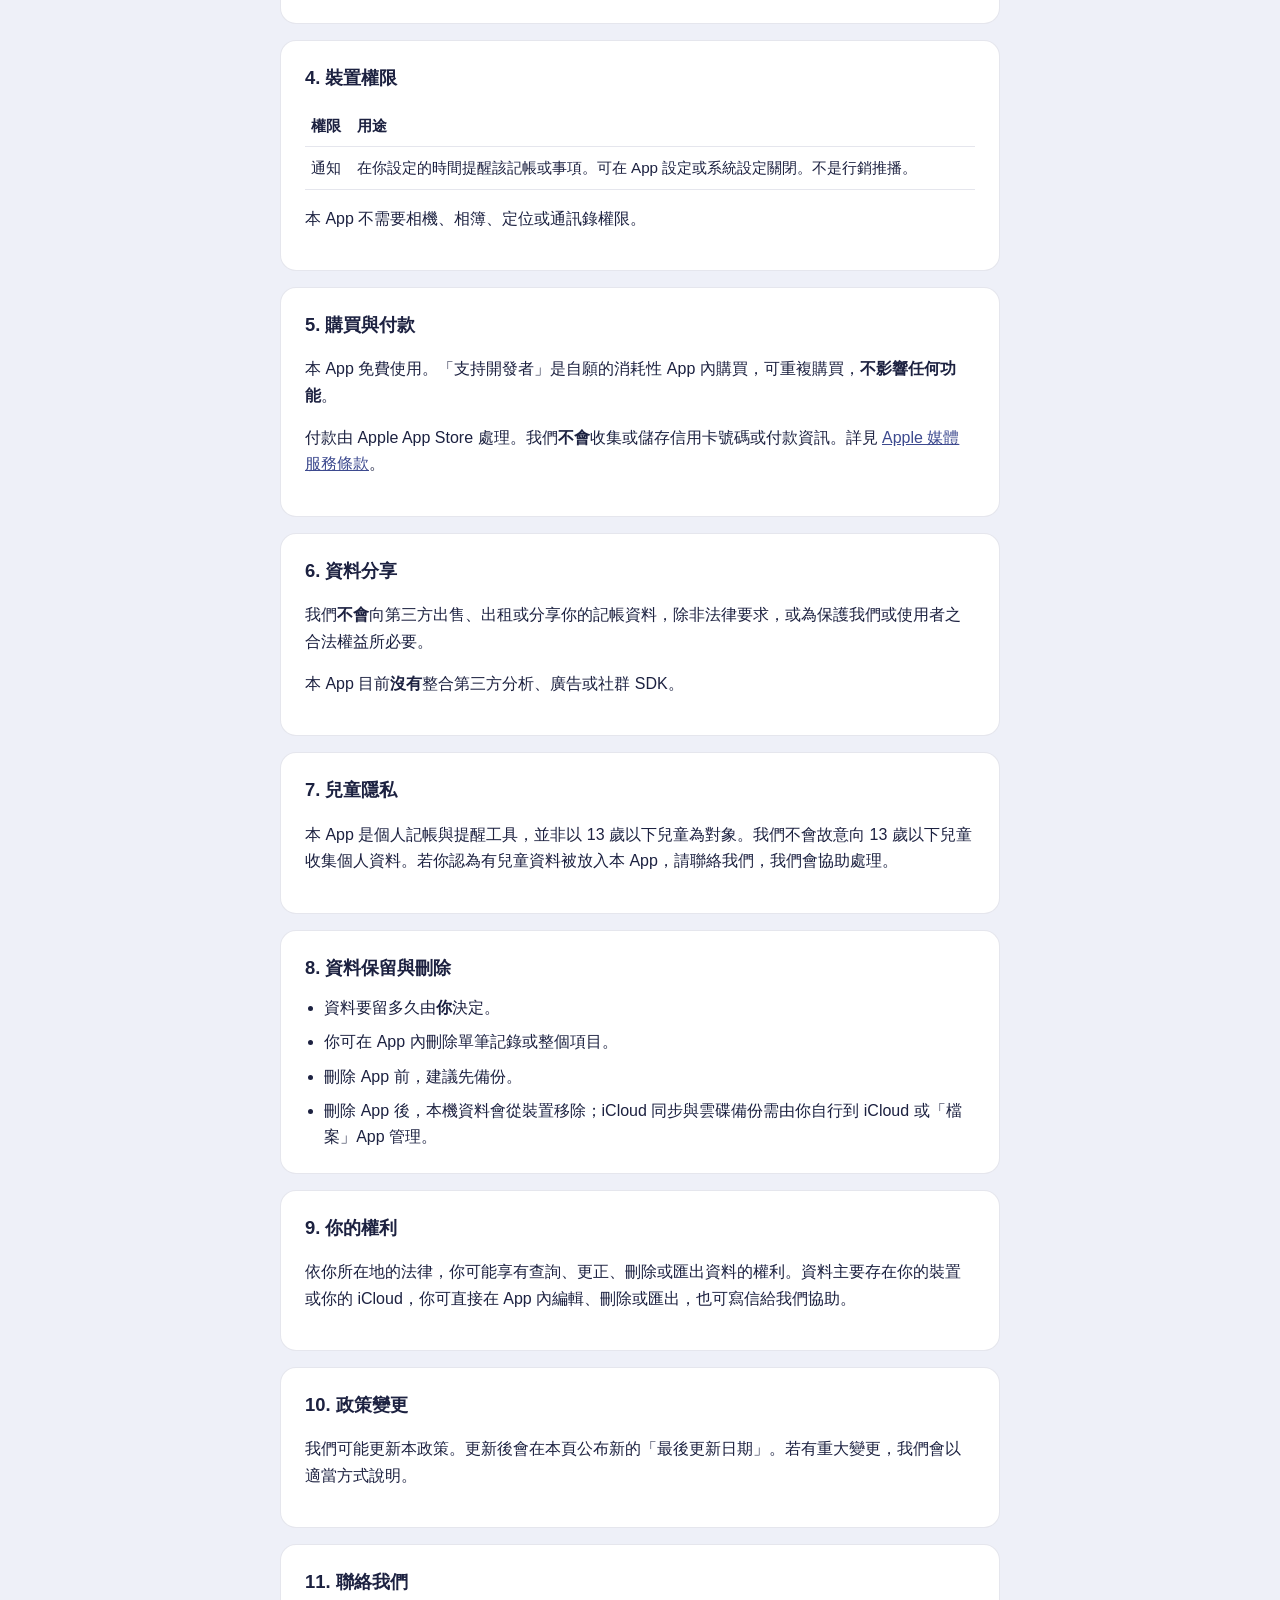
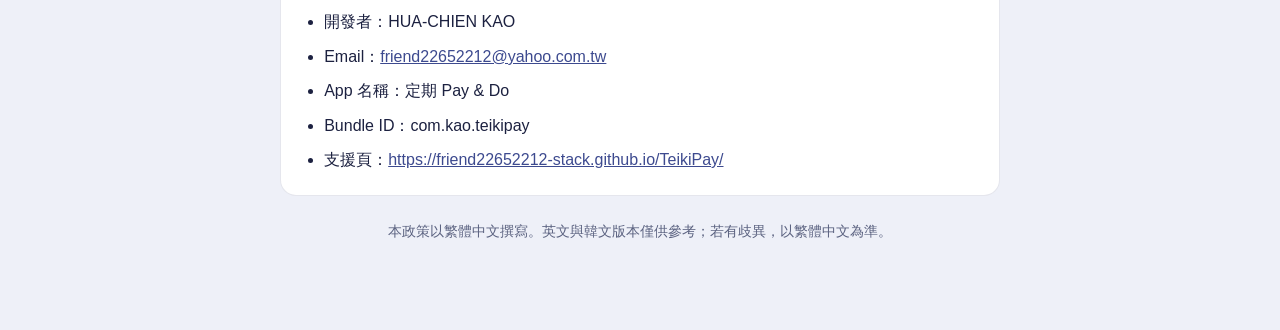
<file: docs/privacy/zh-Hant.html>
<!DOCTYPE html>
<html lang="zh-Hant">
<head>
  <meta charset="utf-8">
  <meta name="viewport" content="width=device-width, initial-scale=1">
  <title>定期 Pay &amp; Do 隱私權政策</title>
  <link rel="stylesheet" href="../style.css">
</head>
<body>
  <div class="wrap">
    <header>
      <div class="badge">定期 Pay &amp; Do</div>
      <h1>隱私權政策</h1>
      <p class="subtitle">最後更新日期：2026 年 11 月 3 日　生效日期：2026 年 11 月 3 日</p>
    </header>

    <article>
      <p>定期 Pay &amp; Do（以下簡稱「本 App」）由 HUA-CHIEN KAO（以下簡稱「我們」）開發，用來提醒你記錄已經由銀行自動扣款的定期支出、收入與例行事項。我們重視你的隱私，本政策說明我們如何處理資料。</p>
      <p><a href="../index.html">返回支援頁</a></p>
    </article>

    <article>
      <h2>1. 概要</h2>
      <ul>
        <li>本 App <strong>沒有</strong>自建帳號系統，也<strong>不會</strong>把你的記帳資料上傳到我們的伺服器。</li>
        <li>資料預設儲存在<strong>你的裝置本機</strong>。</li>
        <li>若你開啟 iCloud 同步或備份，資料會存在<strong>你自己的 iCloud 帳號</strong>（由 Apple 提供）。</li>
        <li>我們<strong>不出售</strong>個人資料，也<strong>不使用</strong>第三方廣告或分析 SDK 追蹤你。</li>
        <li>本 App <strong>不是</strong>付款、轉帳或銀行客戶端，也不連接你的銀行帳戶。</li>
      </ul>
    </article>

    <article>
      <h2>2. 我們處理的資料</h2>
      <p>本 App 可能處理以下由<strong>你主動輸入或由排程產生</strong>的資料：</p>
      <table>
        <thead>
          <tr><th>資料類型</th><th>內容</th><th>是否必要</th></tr>
        </thead>
        <tbody>
          <tr><td>定期支出／收入</td><td>名稱、金額、幣別、分類、重複頻率、日期、提醒時間、備註</td><td>由你決定</td></tr>
          <tr><td>合計支出紀錄</td><td>記入日期、金額、分類、對應的那一期</td><td>由你決定</td></tr>
          <tr><td>定期事項</td><td>名稱、分類、重複頻率、日期、提醒時間、備註</td><td>由你決定</td></tr>
          <tr><td>設定</td><td>語言、是否開啟通知、是否使用 iCloud 同步、預設提醒時間</td><td>使用 App 時會用到</td></tr>
        </tbody>
      </table>
      <p>我們<strong>不會</strong>要求你提供 Email、電話或其他註冊資料才能使用本 App。聯絡支援時，你寄到我們信箱的內容才會由我們看到。</p>
    </article>

    <article>
      <h2>3. 資料儲存位置</h2>
      <h3>3.1 本機儲存（預設）</h3>
      <p>未開啟 iCloud 時，定期項目與紀錄只存在你的 iPhone／iPad 本機。</p>
      <h3>3.2 iCloud 同步（選用）</h3>
      <p>若你在設定開啟「用 iCloud 同步」，資料會透過 Apple CloudKit 存到<strong>你 iCloud 帳號下的私人容器</strong>（<code>iCloud.com.kao.teikipay</code>）。此資料受 <a href="https://www.apple.com/legal/privacy/">Apple iCloud 條款與隱私政策</a> 規範，我們無法開啟或瀏覽你的 iCloud 內容。</p>
      <h3>3.3 iCloud Drive 備份（選用）</h3>
      <p>若你使用「立即備份」，備份檔會存到你 iCloud 雲碟的「定期 Pay &amp; Do」資料夾，可在「檔案」App 看到。檔案由<strong>你完全控制</strong>。</p>
    </article>

    <article>
      <h2>4. 裝置權限</h2>
      <table>
        <thead>
          <tr><th>權限</th><th>用途</th></tr>
        </thead>
        <tbody>
          <tr><td>通知</td><td>在你設定的時間提醒該記帳或事項。可在 App 設定或系統設定關閉。不是行銷推播。</td></tr>
        </tbody>
      </table>
      <p>本 App 不需要相機、相簿、定位或通訊錄權限。</p>
    </article>

    <article>
      <h2>5. 購買與付款</h2>
      <p>本 App 免費使用。「支持開發者」是自願的消耗性 App 內購買，可重複購買，<strong>不影響任何功能</strong>。</p>
      <p>付款由 Apple App Store 處理。我們<strong>不會</strong>收集或儲存信用卡號碼或付款資訊。詳見 <a href="https://www.apple.com/legal/internet-services/itunes/">Apple 媒體服務條款</a>。</p>
    </article>

    <article>
      <h2>6. 資料分享</h2>
      <p>我們<strong>不會</strong>向第三方出售、出租或分享你的記帳資料，除非法律要求，或為保護我們或使用者之合法權益所必要。</p>
      <p>本 App 目前<strong>沒有</strong>整合第三方分析、廣告或社群 SDK。</p>
    </article>

    <article>
      <h2>7. 兒童隱私</h2>
      <p>本 App 是個人記帳與提醒工具，並非以 13 歲以下兒童為對象。我們不會故意向 13 歲以下兒童收集個人資料。若你認為有兒童資料被放入本 App，請聯絡我們，我們會協助處理。</p>
    </article>

    <article>
      <h2>8. 資料保留與刪除</h2>
      <ul>
        <li>資料要留多久由<strong>你</strong>決定。</li>
        <li>你可在 App 內刪除單筆記錄或整個項目。</li>
        <li>刪除 App 前，建議先備份。</li>
        <li>刪除 App 後，本機資料會從裝置移除；iCloud 同步與雲碟備份需由你自行到 iCloud 或「檔案」App 管理。</li>
      </ul>
    </article>

    <article>
      <h2>9. 你的權利</h2>
      <p>依你所在地的法律，你可能享有查詢、更正、刪除或匯出資料的權利。資料主要存在你的裝置或你的 iCloud，你可直接在 App 內編輯、刪除或匯出，也可寫信給我們協助。</p>
    </article>

    <article>
      <h2>10. 政策變更</h2>
      <p>我們可能更新本政策。更新後會在本頁公布新的「最後更新日期」。若有重大變更，我們會以適當方式說明。</p>
    </article>

    <article>
      <h2>11. 聯絡我們</h2>
      <ul>
        <li>開發者：HUA-CHIEN KAO</li>
        <li>Email：<a href="mailto:friend22652212@yahoo.com.tw">friend22652212@yahoo.com.tw</a></li>
        <li>App 名稱：定期 Pay &amp; Do</li>
        <li>Bundle ID：com.kao.teikipay</li>
        <li>支援頁：<a href="https://friend22652212-stack.github.io/TeikiPay/">https://friend22652212-stack.github.io/TeikiPay/</a></li>
      </ul>
    </article>

    <footer>
      <p>本政策以繁體中文撰寫。英文與韓文版本僅供參考；若有歧異，以繁體中文為準。</p>
    </footer>
  </div>
</body>
</html>
</file>
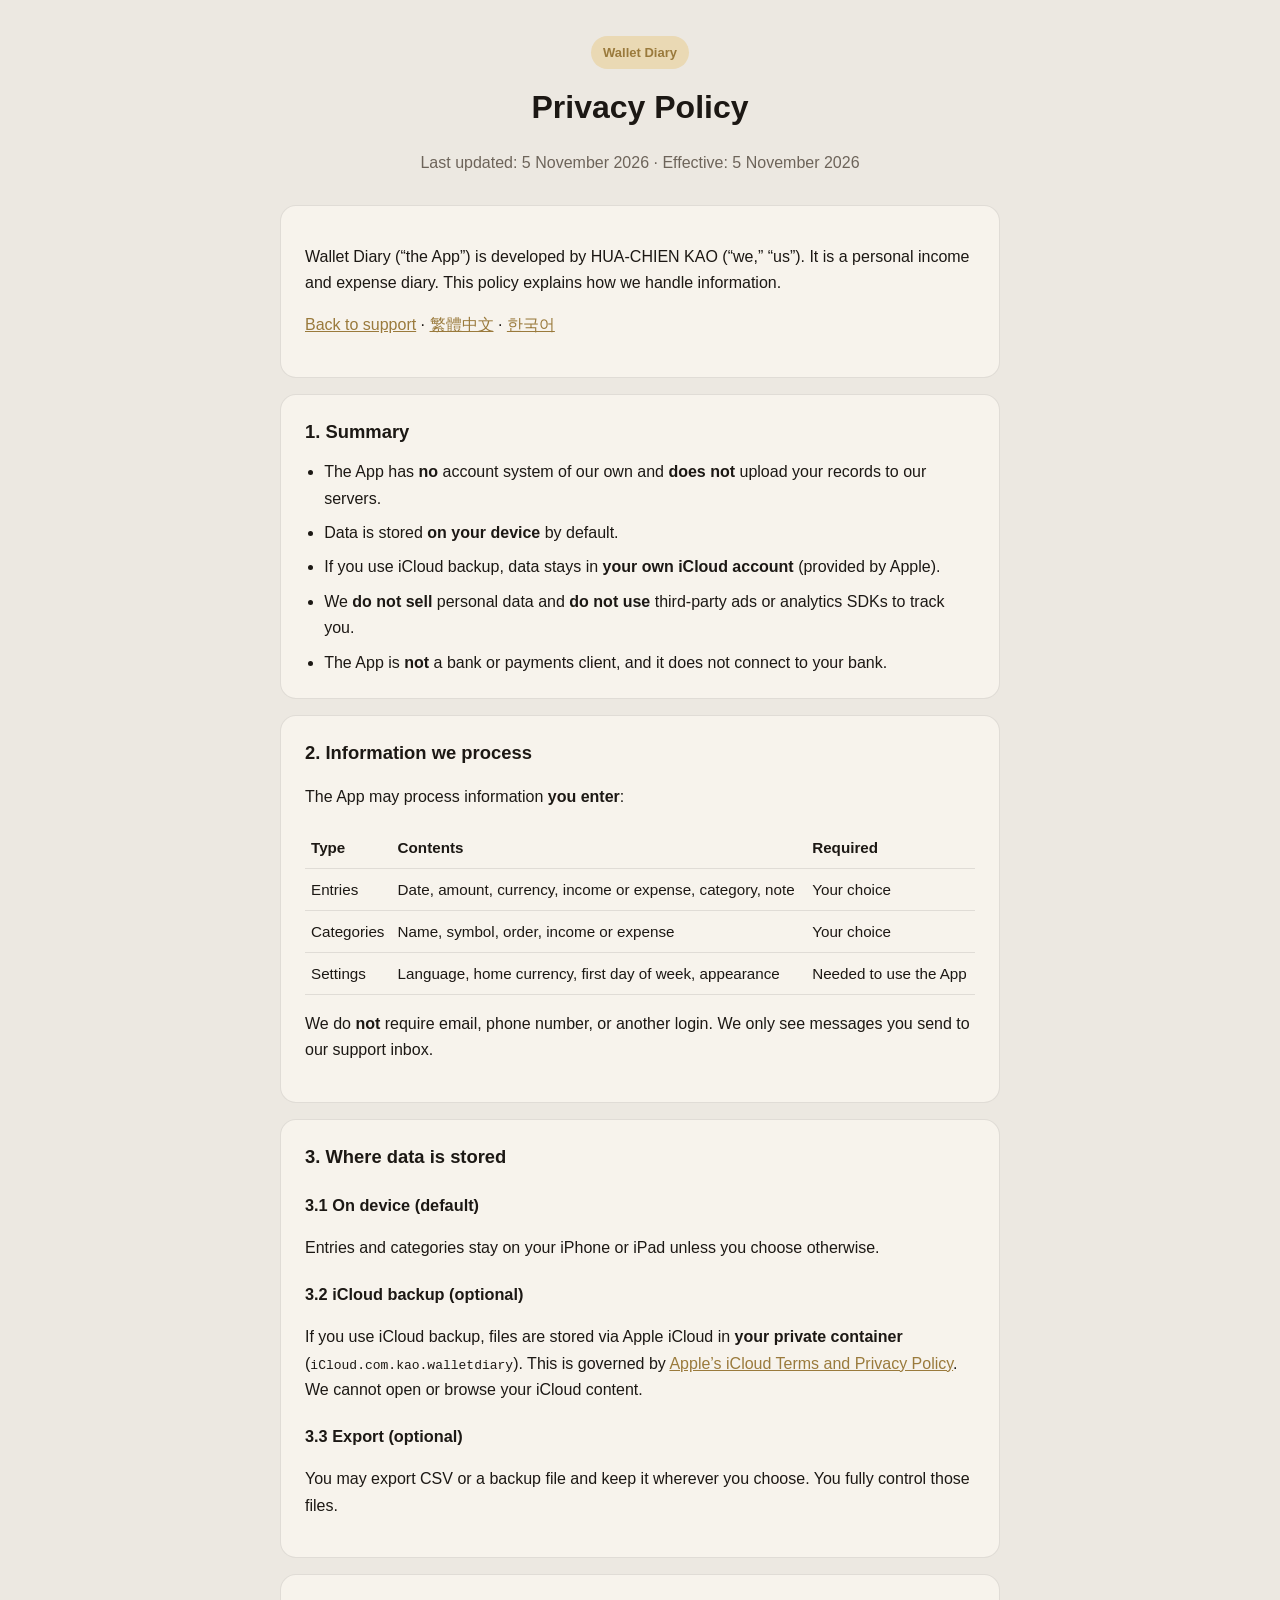
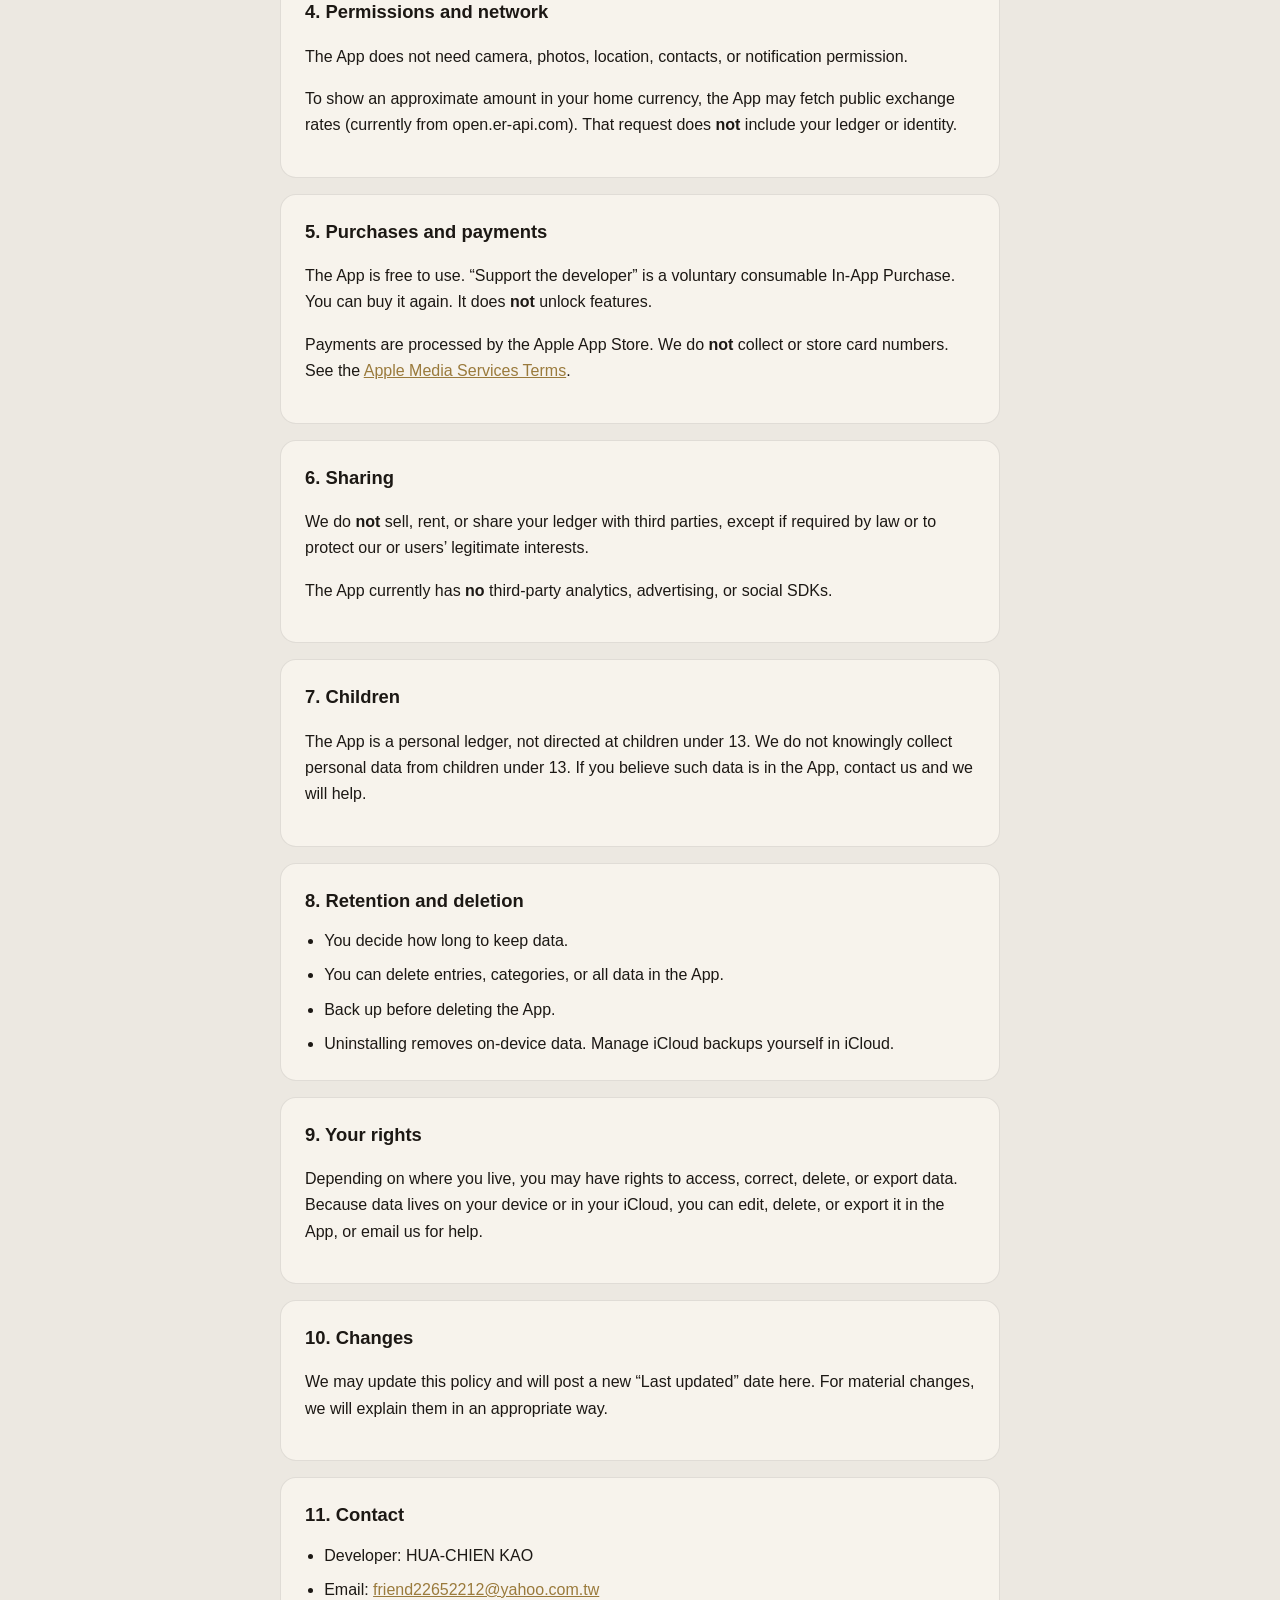
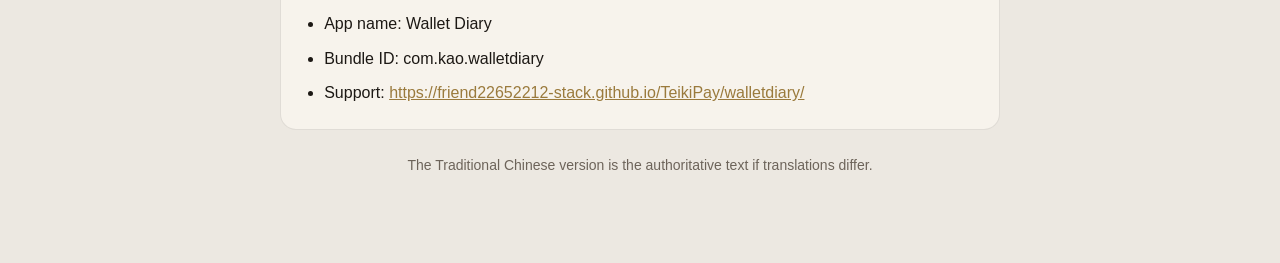
<file: docs/walletdiary/privacy/en.html>
<!DOCTYPE html>
<html lang="en">
<head>
  <meta charset="utf-8">
  <meta name="viewport" content="width=device-width, initial-scale=1">
  <title>Wallet Diary Privacy Policy</title>
  <link rel="stylesheet" href="../style.css">
</head>
<body>
  <div class="wrap">
    <header>
      <div class="badge">Wallet Diary</div>
      <h1>Privacy Policy</h1>
      <p class="subtitle">Last updated: 5 November 2026 · Effective: 5 November 2026</p>
    </header>

    <article>
      <p>Wallet Diary (“the App”) is developed by HUA-CHIEN KAO (“we,” “us”). It is a personal income and expense diary. This policy explains how we handle information.</p>
      <p><a href="../index.html">Back to support</a> · <a href="zh-Hant.html">繁體中文</a> · <a href="ko.html">한국어</a></p>
    </article>

    <article>
      <h2>1. Summary</h2>
      <ul>
        <li>The App has <strong>no</strong> account system of our own and <strong>does not</strong> upload your records to our servers.</li>
        <li>Data is stored <strong>on your device</strong> by default.</li>
        <li>If you use iCloud backup, data stays in <strong>your own iCloud account</strong> (provided by Apple).</li>
        <li>We <strong>do not sell</strong> personal data and <strong>do not use</strong> third-party ads or analytics SDKs to track you.</li>
        <li>The App is <strong>not</strong> a bank or payments client, and it does not connect to your bank.</li>
      </ul>
    </article>

    <article>
      <h2>2. Information we process</h2>
      <p>The App may process information <strong>you enter</strong>:</p>
      <table>
        <thead>
          <tr><th>Type</th><th>Contents</th><th>Required</th></tr>
        </thead>
        <tbody>
          <tr><td>Entries</td><td>Date, amount, currency, income or expense, category, note</td><td>Your choice</td></tr>
          <tr><td>Categories</td><td>Name, symbol, order, income or expense</td><td>Your choice</td></tr>
          <tr><td>Settings</td><td>Language, home currency, first day of week, appearance</td><td>Needed to use the App</td></tr>
        </tbody>
      </table>
      <p>We do <strong>not</strong> require email, phone number, or another login. We only see messages you send to our support inbox.</p>
    </article>

    <article>
      <h2>3. Where data is stored</h2>
      <h3>3.1 On device (default)</h3>
      <p>Entries and categories stay on your iPhone or iPad unless you choose otherwise.</p>
      <h3>3.2 iCloud backup (optional)</h3>
      <p>If you use iCloud backup, files are stored via Apple iCloud in <strong>your private container</strong> (<code>iCloud.com.kao.walletdiary</code>). This is governed by <a href="https://www.apple.com/legal/privacy/">Apple’s iCloud Terms and Privacy Policy</a>. We cannot open or browse your iCloud content.</p>
      <h3>3.3 Export (optional)</h3>
      <p>You may export CSV or a backup file and keep it wherever you choose. You fully control those files.</p>
    </article>

    <article>
      <h2>4. Permissions and network</h2>
      <p>The App does not need camera, photos, location, contacts, or notification permission.</p>
      <p>To show an approximate amount in your home currency, the App may fetch public exchange rates (currently from open.er-api.com). That request does <strong>not</strong> include your ledger or identity.</p>
    </article>

    <article>
      <h2>5. Purchases and payments</h2>
      <p>The App is free to use. “Support the developer” is a voluntary consumable In-App Purchase. You can buy it again. It does <strong>not</strong> unlock features.</p>
      <p>Payments are processed by the Apple App Store. We do <strong>not</strong> collect or store card numbers. See the <a href="https://www.apple.com/legal/internet-services/itunes/">Apple Media Services Terms</a>.</p>
    </article>

    <article>
      <h2>6. Sharing</h2>
      <p>We do <strong>not</strong> sell, rent, or share your ledger with third parties, except if required by law or to protect our or users’ legitimate interests.</p>
      <p>The App currently has <strong>no</strong> third-party analytics, advertising, or social SDKs.</p>
    </article>

    <article>
      <h2>7. Children</h2>
      <p>The App is a personal ledger, not directed at children under 13. We do not knowingly collect personal data from children under 13. If you believe such data is in the App, contact us and we will help.</p>
    </article>

    <article>
      <h2>8. Retention and deletion</h2>
      <ul>
        <li>You decide how long to keep data.</li>
        <li>You can delete entries, categories, or all data in the App.</li>
        <li>Back up before deleting the App.</li>
        <li>Uninstalling removes on-device data. Manage iCloud backups yourself in iCloud.</li>
      </ul>
    </article>

    <article>
      <h2>9. Your rights</h2>
      <p>Depending on where you live, you may have rights to access, correct, delete, or export data. Because data lives on your device or in your iCloud, you can edit, delete, or export it in the App, or email us for help.</p>
    </article>

    <article>
      <h2>10. Changes</h2>
      <p>We may update this policy and will post a new “Last updated” date here. For material changes, we will explain them in an appropriate way.</p>
    </article>

    <article>
      <h2>11. Contact</h2>
      <ul>
        <li>Developer: HUA-CHIEN KAO</li>
        <li>Email: <a href="mailto:friend22652212@yahoo.com.tw">friend22652212@yahoo.com.tw</a></li>
        <li>App name: Wallet Diary</li>
        <li>Bundle ID: com.kao.walletdiary</li>
        <li>Support: <a href="https://friend22652212-stack.github.io/TeikiPay/walletdiary/">https://friend22652212-stack.github.io/TeikiPay/walletdiary/</a></li>
      </ul>
    </article>

    <footer>
      <p>The Traditional Chinese version is the authoritative text if translations differ.</p>
    </footer>
  </div>
</body>
</html>
</file>
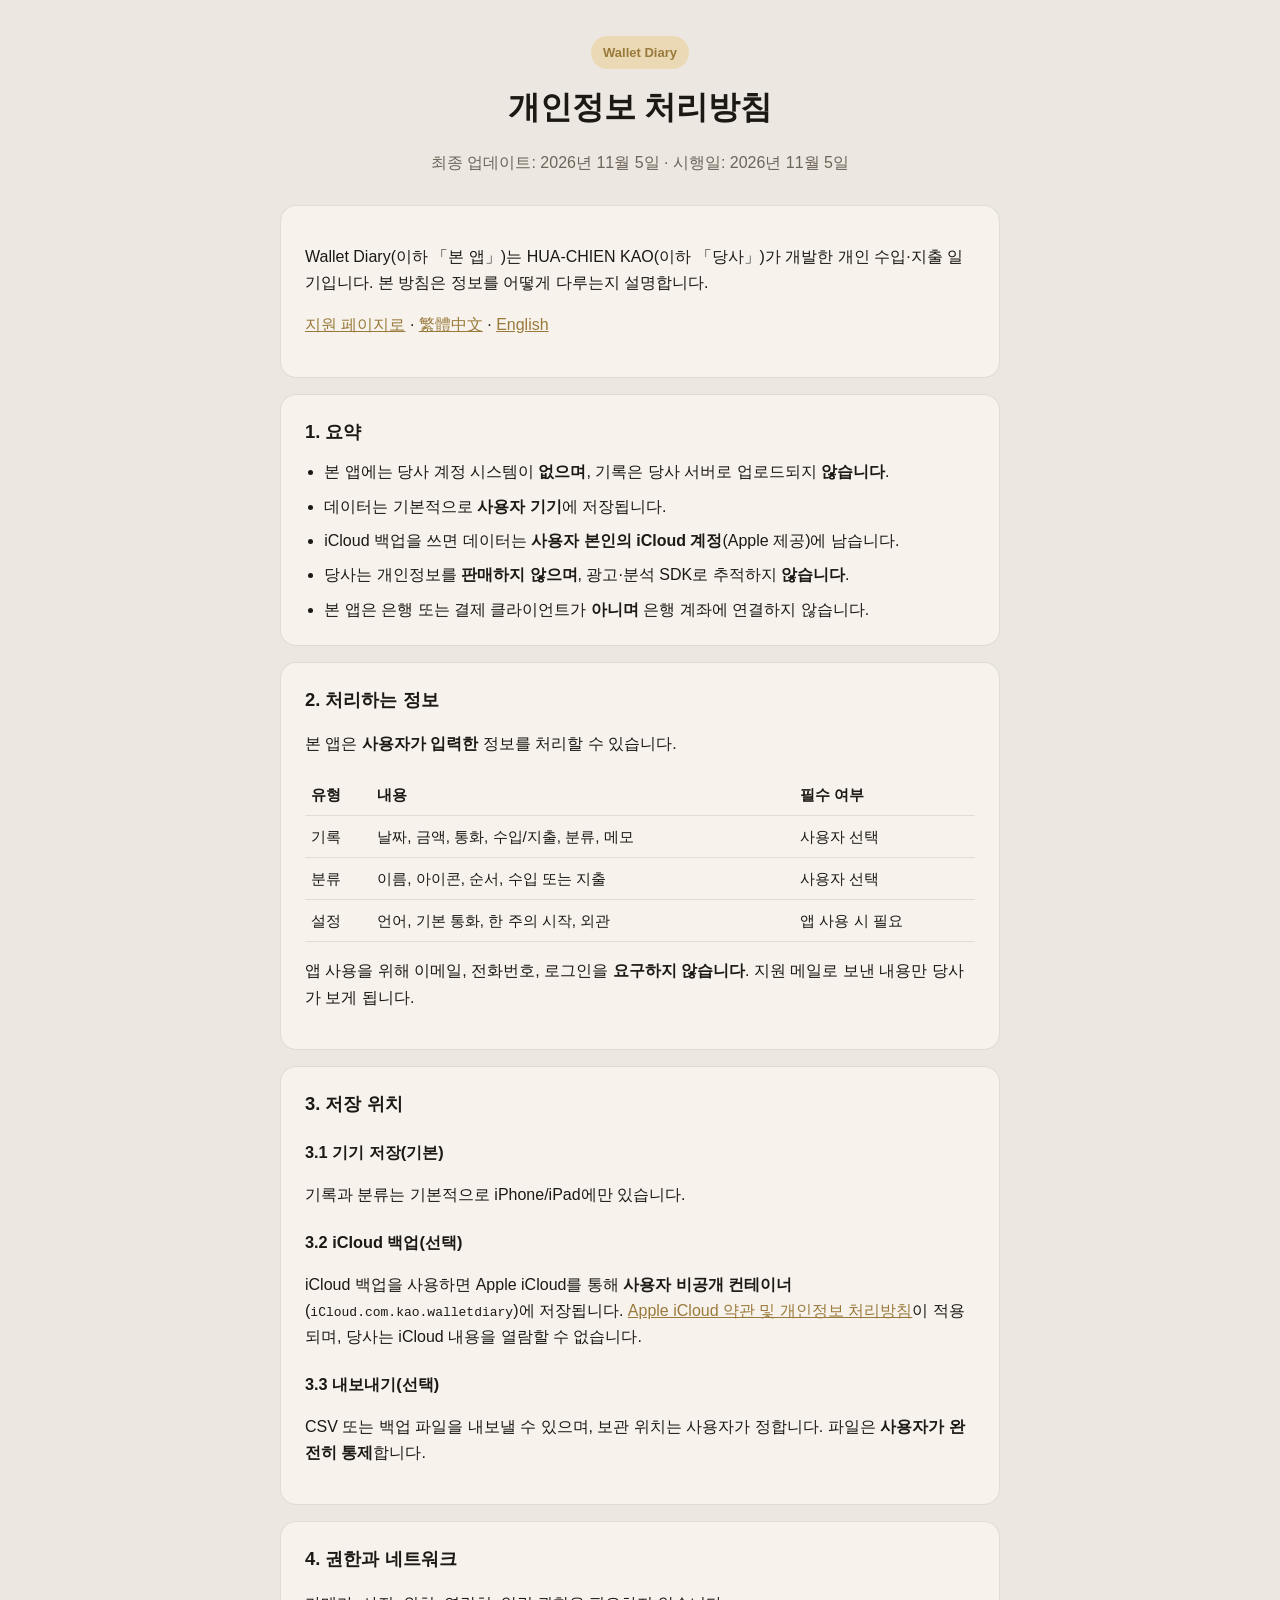
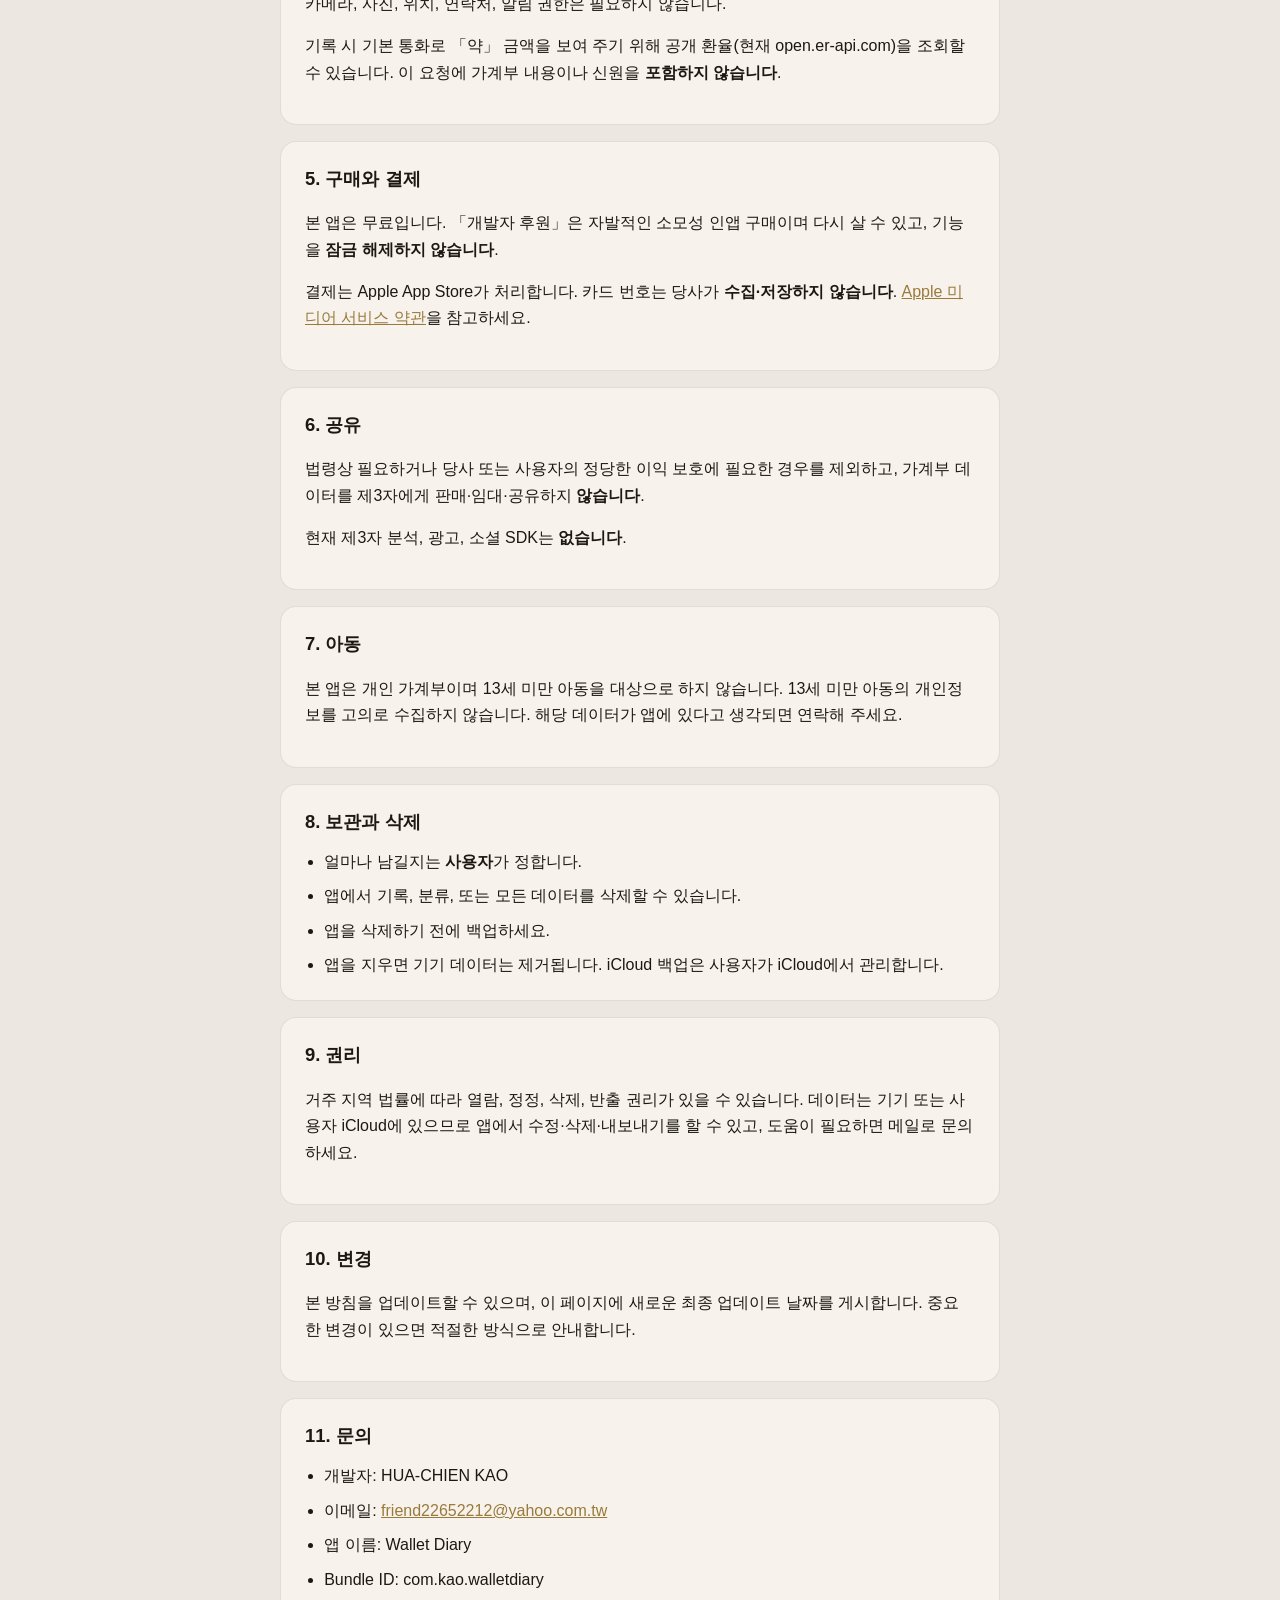
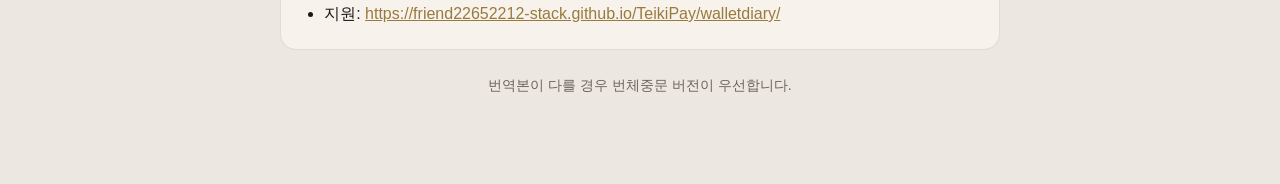
<file: docs/walletdiary/privacy/ko.html>
<!DOCTYPE html>
<html lang="ko">
<head>
  <meta charset="utf-8">
  <meta name="viewport" content="width=device-width, initial-scale=1">
  <title>Wallet Diary 개인정보 처리방침</title>
  <link rel="stylesheet" href="../style.css">
</head>
<body>
  <div class="wrap">
    <header>
      <div class="badge">Wallet Diary</div>
      <h1>개인정보 처리방침</h1>
      <p class="subtitle">최종 업데이트: 2026년 11월 5일 · 시행일: 2026년 11월 5일</p>
    </header>

    <article>
      <p>Wallet Diary(이하 「본 앱」)는 HUA-CHIEN KAO(이하 「당사」)가 개발한 개인 수입·지출 일기입니다. 본 방침은 정보를 어떻게 다루는지 설명합니다.</p>
      <p><a href="../index.html">지원 페이지로</a> · <a href="zh-Hant.html">繁體中文</a> · <a href="en.html">English</a></p>
    </article>

    <article>
      <h2>1. 요약</h2>
      <ul>
        <li>본 앱에는 당사 계정 시스템이 <strong>없으며</strong>, 기록은 당사 서버로 업로드되지 <strong>않습니다</strong>.</li>
        <li>데이터는 기본적으로 <strong>사용자 기기</strong>에 저장됩니다.</li>
        <li>iCloud 백업을 쓰면 데이터는 <strong>사용자 본인의 iCloud 계정</strong>(Apple 제공)에 남습니다.</li>
        <li>당사는 개인정보를 <strong>판매하지 않으며</strong>, 광고·분석 SDK로 추적하지 <strong>않습니다</strong>.</li>
        <li>본 앱은 은행 또는 결제 클라이언트가 <strong>아니며</strong> 은행 계좌에 연결하지 않습니다.</li>
      </ul>
    </article>

    <article>
      <h2>2. 처리하는 정보</h2>
      <p>본 앱은 <strong>사용자가 입력한</strong> 정보를 처리할 수 있습니다.</p>
      <table>
        <thead>
          <tr><th>유형</th><th>내용</th><th>필수 여부</th></tr>
        </thead>
        <tbody>
          <tr><td>기록</td><td>날짜, 금액, 통화, 수입/지출, 분류, 메모</td><td>사용자 선택</td></tr>
          <tr><td>분류</td><td>이름, 아이콘, 순서, 수입 또는 지출</td><td>사용자 선택</td></tr>
          <tr><td>설정</td><td>언어, 기본 통화, 한 주의 시작, 외관</td><td>앱 사용 시 필요</td></tr>
        </tbody>
      </table>
      <p>앱 사용을 위해 이메일, 전화번호, 로그인을 <strong>요구하지 않습니다</strong>. 지원 메일로 보낸 내용만 당사가 보게 됩니다.</p>
    </article>

    <article>
      <h2>3. 저장 위치</h2>
      <h3>3.1 기기 저장(기본)</h3>
      <p>기록과 분류는 기본적으로 iPhone/iPad에만 있습니다.</p>
      <h3>3.2 iCloud 백업(선택)</h3>
      <p>iCloud 백업을 사용하면 Apple iCloud를 통해 <strong>사용자 비공개 컨테이너</strong>(<code>iCloud.com.kao.walletdiary</code>)에 저장됩니다. <a href="https://www.apple.com/legal/privacy/">Apple iCloud 약관 및 개인정보 처리방침</a>이 적용되며, 당사는 iCloud 내용을 열람할 수 없습니다.</p>
      <h3>3.3 내보내기(선택)</h3>
      <p>CSV 또는 백업 파일을 내보낼 수 있으며, 보관 위치는 사용자가 정합니다. 파일은 <strong>사용자가 완전히 통제</strong>합니다.</p>
    </article>

    <article>
      <h2>4. 권한과 네트워크</h2>
      <p>카메라, 사진, 위치, 연락처, 알림 권한은 필요하지 않습니다.</p>
      <p>기록 시 기본 통화로 「약」 금액을 보여 주기 위해 공개 환율(현재 open.er-api.com)을 조회할 수 있습니다. 이 요청에 가계부 내용이나 신원을 <strong>포함하지 않습니다</strong>.</p>
    </article>

    <article>
      <h2>5. 구매와 결제</h2>
      <p>본 앱은 무료입니다. 「개발자 후원」은 자발적인 소모성 인앱 구매이며 다시 살 수 있고, 기능을 <strong>잠금 해제하지 않습니다</strong>.</p>
      <p>결제는 Apple App Store가 처리합니다. 카드 번호는 당사가 <strong>수집·저장하지 않습니다</strong>. <a href="https://www.apple.com/legal/internet-services/itunes/">Apple 미디어 서비스 약관</a>을 참고하세요.</p>
    </article>

    <article>
      <h2>6. 공유</h2>
      <p>법령상 필요하거나 당사 또는 사용자의 정당한 이익 보호에 필요한 경우를 제외하고, 가계부 데이터를 제3자에게 판매·임대·공유하지 <strong>않습니다</strong>.</p>
      <p>현재 제3자 분석, 광고, 소셜 SDK는 <strong>없습니다</strong>.</p>
    </article>

    <article>
      <h2>7. 아동</h2>
      <p>본 앱은 개인 가계부이며 13세 미만 아동을 대상으로 하지 않습니다. 13세 미만 아동의 개인정보를 고의로 수집하지 않습니다. 해당 데이터가 앱에 있다고 생각되면 연락해 주세요.</p>
    </article>

    <article>
      <h2>8. 보관과 삭제</h2>
      <ul>
        <li>얼마나 남길지는 <strong>사용자</strong>가 정합니다.</li>
        <li>앱에서 기록, 분류, 또는 모든 데이터를 삭제할 수 있습니다.</li>
        <li>앱을 삭제하기 전에 백업하세요.</li>
        <li>앱을 지우면 기기 데이터는 제거됩니다. iCloud 백업은 사용자가 iCloud에서 관리합니다.</li>
      </ul>
    </article>

    <article>
      <h2>9. 권리</h2>
      <p>거주 지역 법률에 따라 열람, 정정, 삭제, 반출 권리가 있을 수 있습니다. 데이터는 기기 또는 사용자 iCloud에 있으므로 앱에서 수정·삭제·내보내기를 할 수 있고, 도움이 필요하면 메일로 문의하세요.</p>
    </article>

    <article>
      <h2>10. 변경</h2>
      <p>본 방침을 업데이트할 수 있으며, 이 페이지에 새로운 최종 업데이트 날짜를 게시합니다. 중요한 변경이 있으면 적절한 방식으로 안내합니다.</p>
    </article>

    <article>
      <h2>11. 문의</h2>
      <ul>
        <li>개발자: HUA-CHIEN KAO</li>
        <li>이메일: <a href="mailto:friend22652212@yahoo.com.tw">friend22652212@yahoo.com.tw</a></li>
        <li>앱 이름: Wallet Diary</li>
        <li>Bundle ID: com.kao.walletdiary</li>
        <li>지원: <a href="https://friend22652212-stack.github.io/TeikiPay/walletdiary/">https://friend22652212-stack.github.io/TeikiPay/walletdiary/</a></li>
      </ul>
    </article>

    <footer>
      <p>번역본이 다를 경우 번체중문 버전이 우선합니다.</p>
    </footer>
  </div>
</body>
</html>
</file>
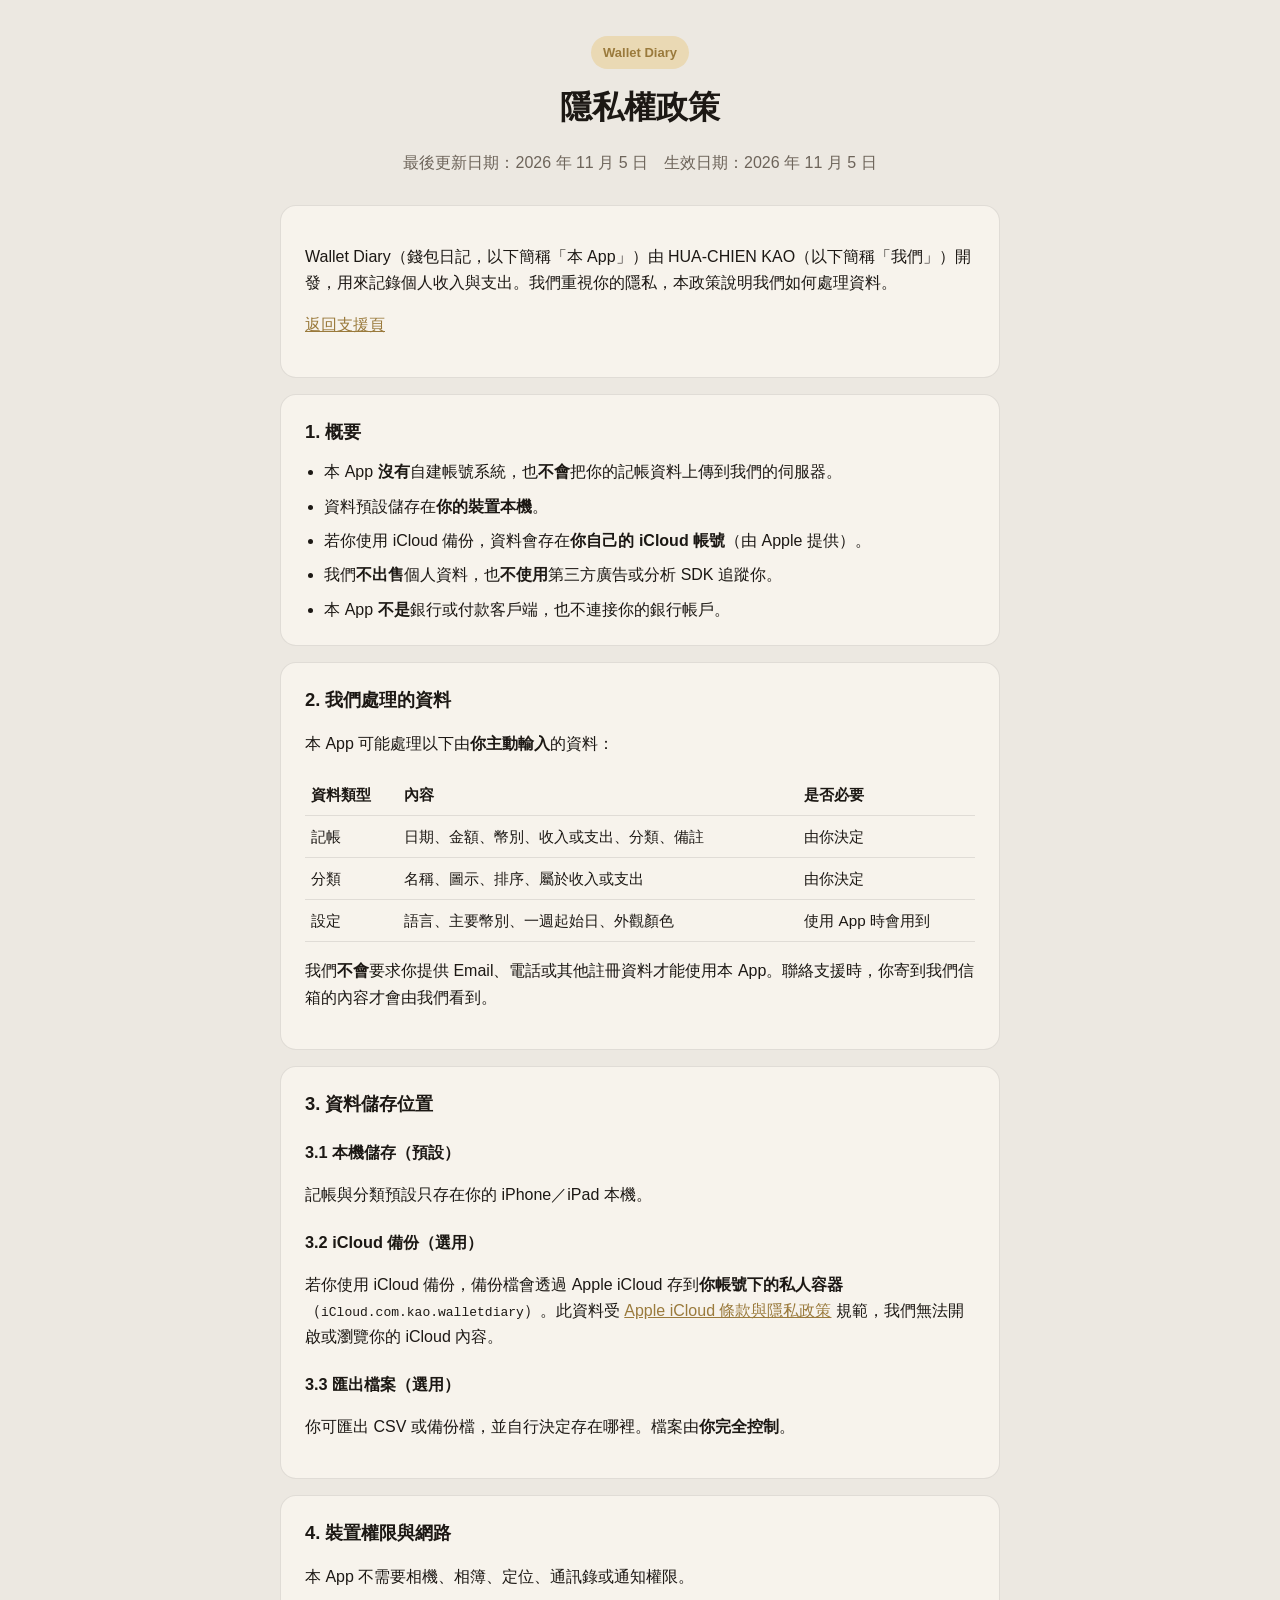
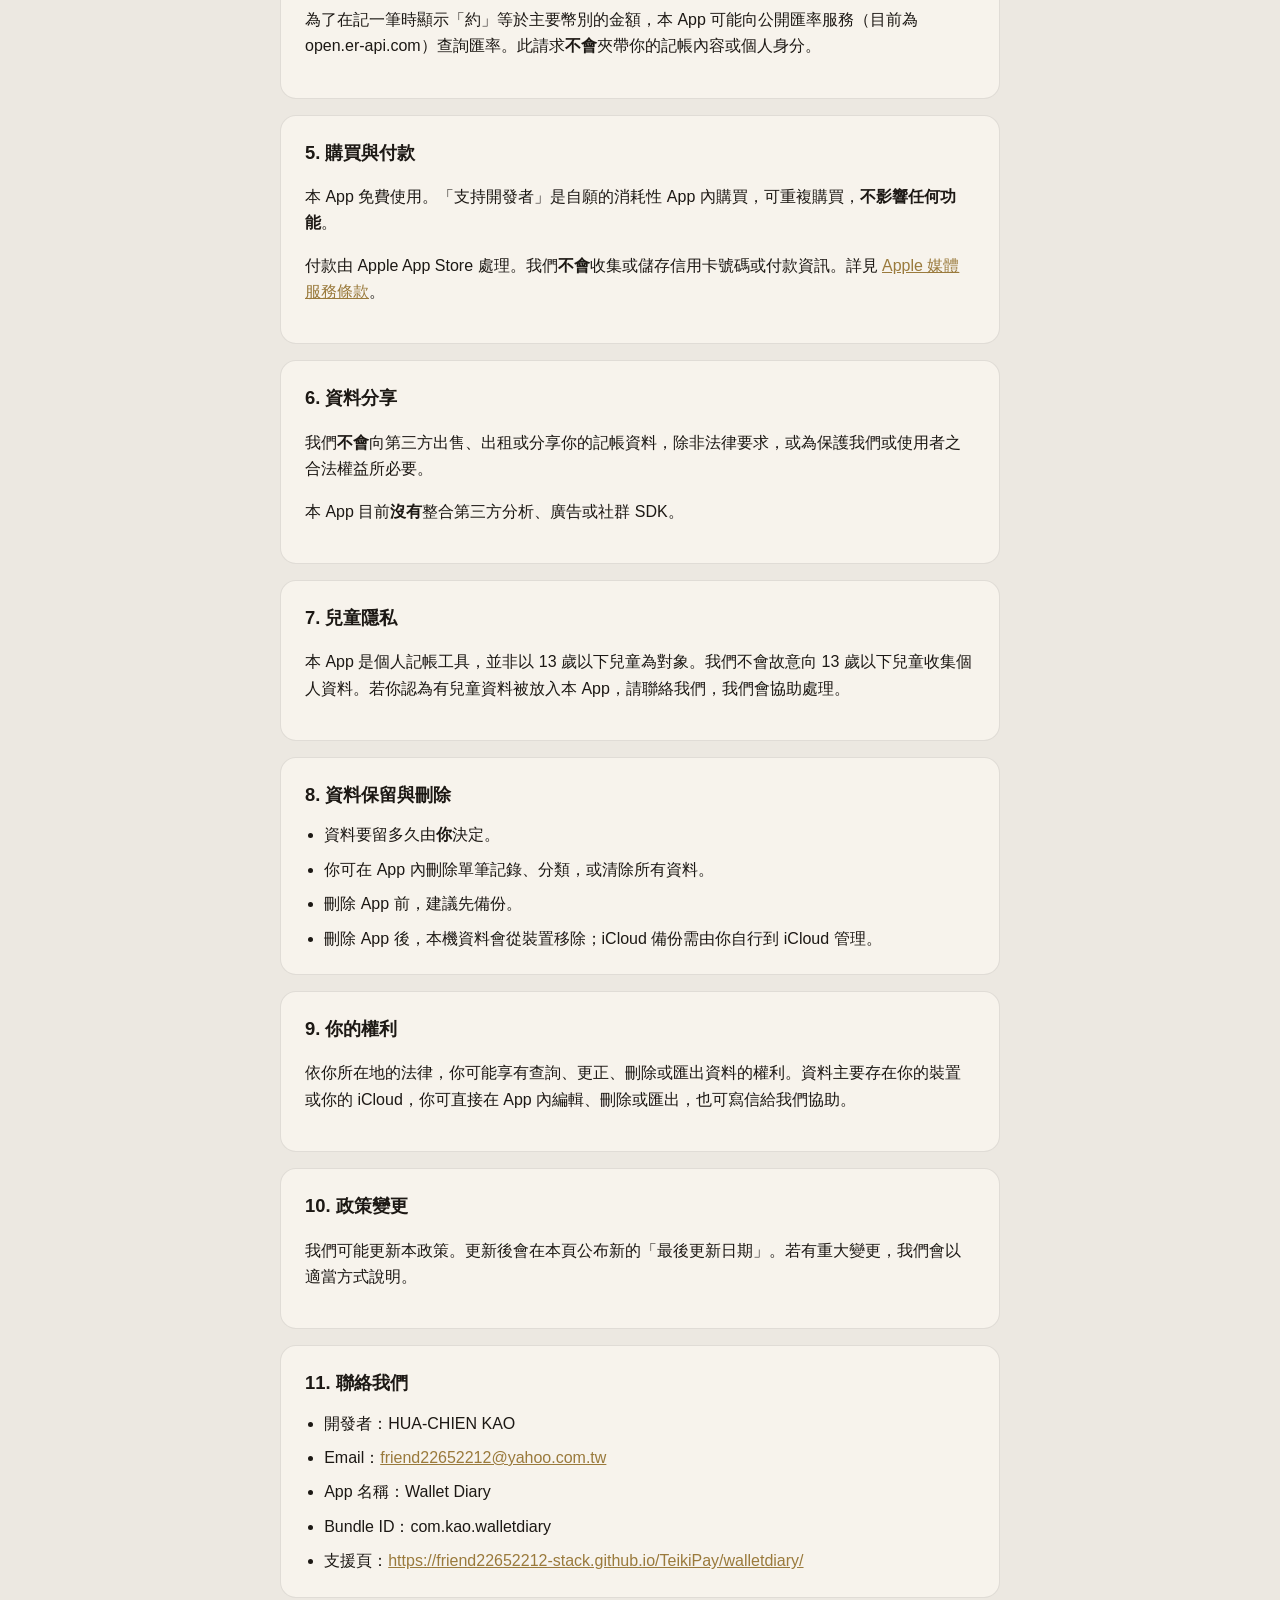
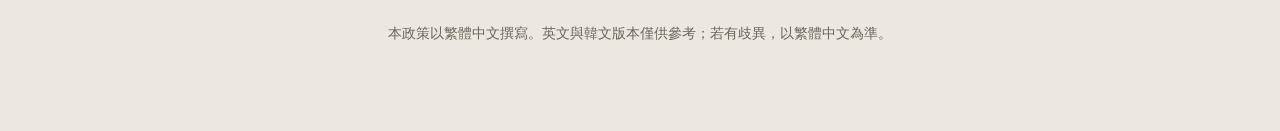
<file: docs/walletdiary/privacy/zh-Hant.html>
<!DOCTYPE html>
<html lang="zh-Hant">
<head>
  <meta charset="utf-8">
  <meta name="viewport" content="width=device-width, initial-scale=1">
  <title>Wallet Diary 隱私權政策</title>
  <link rel="stylesheet" href="../style.css">
</head>
<body>
  <div class="wrap">
    <header>
      <div class="badge">Wallet Diary</div>
      <h1>隱私權政策</h1>
      <p class="subtitle">最後更新日期：2026 年 11 月 5 日　生效日期：2026 年 11 月 5 日</p>
    </header>

    <article>
      <p>Wallet Diary（錢包日記，以下簡稱「本 App」）由 HUA-CHIEN KAO（以下簡稱「我們」）開發，用來記錄個人收入與支出。我們重視你的隱私，本政策說明我們如何處理資料。</p>
      <p><a href="../index.html">返回支援頁</a></p>
    </article>

    <article>
      <h2>1. 概要</h2>
      <ul>
        <li>本 App <strong>沒有</strong>自建帳號系統，也<strong>不會</strong>把你的記帳資料上傳到我們的伺服器。</li>
        <li>資料預設儲存在<strong>你的裝置本機</strong>。</li>
        <li>若你使用 iCloud 備份，資料會存在<strong>你自己的 iCloud 帳號</strong>（由 Apple 提供）。</li>
        <li>我們<strong>不出售</strong>個人資料，也<strong>不使用</strong>第三方廣告或分析 SDK 追蹤你。</li>
        <li>本 App <strong>不是</strong>銀行或付款客戶端，也不連接你的銀行帳戶。</li>
      </ul>
    </article>

    <article>
      <h2>2. 我們處理的資料</h2>
      <p>本 App 可能處理以下由<strong>你主動輸入</strong>的資料：</p>
      <table>
        <thead>
          <tr><th>資料類型</th><th>內容</th><th>是否必要</th></tr>
        </thead>
        <tbody>
          <tr><td>記帳</td><td>日期、金額、幣別、收入或支出、分類、備註</td><td>由你決定</td></tr>
          <tr><td>分類</td><td>名稱、圖示、排序、屬於收入或支出</td><td>由你決定</td></tr>
          <tr><td>設定</td><td>語言、主要幣別、一週起始日、外觀顏色</td><td>使用 App 時會用到</td></tr>
        </tbody>
      </table>
      <p>我們<strong>不會</strong>要求你提供 Email、電話或其他註冊資料才能使用本 App。聯絡支援時，你寄到我們信箱的內容才會由我們看到。</p>
    </article>

    <article>
      <h2>3. 資料儲存位置</h2>
      <h3>3.1 本機儲存（預設）</h3>
      <p>記帳與分類預設只存在你的 iPhone／iPad 本機。</p>
      <h3>3.2 iCloud 備份（選用）</h3>
      <p>若你使用 iCloud 備份，備份檔會透過 Apple iCloud 存到<strong>你帳號下的私人容器</strong>（<code>iCloud.com.kao.walletdiary</code>）。此資料受 <a href="https://www.apple.com/legal/privacy/">Apple iCloud 條款與隱私政策</a> 規範，我們無法開啟或瀏覽你的 iCloud 內容。</p>
      <h3>3.3 匯出檔案（選用）</h3>
      <p>你可匯出 CSV 或備份檔，並自行決定存在哪裡。檔案由<strong>你完全控制</strong>。</p>
    </article>

    <article>
      <h2>4. 裝置權限與網路</h2>
      <p>本 App 不需要相機、相簿、定位、通訊錄或通知權限。</p>
      <p>為了在記一筆時顯示「約」等於主要幣別的金額，本 App 可能向公開匯率服務（目前為 open.er-api.com）查詢匯率。此請求<strong>不會</strong>夾帶你的記帳內容或個人身分。</p>
    </article>

    <article>
      <h2>5. 購買與付款</h2>
      <p>本 App 免費使用。「支持開發者」是自願的消耗性 App 內購買，可重複購買，<strong>不影響任何功能</strong>。</p>
      <p>付款由 Apple App Store 處理。我們<strong>不會</strong>收集或儲存信用卡號碼或付款資訊。詳見 <a href="https://www.apple.com/legal/internet-services/itunes/">Apple 媒體服務條款</a>。</p>
    </article>

    <article>
      <h2>6. 資料分享</h2>
      <p>我們<strong>不會</strong>向第三方出售、出租或分享你的記帳資料，除非法律要求，或為保護我們或使用者之合法權益所必要。</p>
      <p>本 App 目前<strong>沒有</strong>整合第三方分析、廣告或社群 SDK。</p>
    </article>

    <article>
      <h2>7. 兒童隱私</h2>
      <p>本 App 是個人記帳工具，並非以 13 歲以下兒童為對象。我們不會故意向 13 歲以下兒童收集個人資料。若你認為有兒童資料被放入本 App，請聯絡我們，我們會協助處理。</p>
    </article>

    <article>
      <h2>8. 資料保留與刪除</h2>
      <ul>
        <li>資料要留多久由<strong>你</strong>決定。</li>
        <li>你可在 App 內刪除單筆記錄、分類，或清除所有資料。</li>
        <li>刪除 App 前，建議先備份。</li>
        <li>刪除 App 後，本機資料會從裝置移除；iCloud 備份需由你自行到 iCloud 管理。</li>
      </ul>
    </article>

    <article>
      <h2>9. 你的權利</h2>
      <p>依你所在地的法律，你可能享有查詢、更正、刪除或匯出資料的權利。資料主要存在你的裝置或你的 iCloud，你可直接在 App 內編輯、刪除或匯出，也可寫信給我們協助。</p>
    </article>

    <article>
      <h2>10. 政策變更</h2>
      <p>我們可能更新本政策。更新後會在本頁公布新的「最後更新日期」。若有重大變更，我們會以適當方式說明。</p>
    </article>

    <article>
      <h2>11. 聯絡我們</h2>
      <ul>
        <li>開發者：HUA-CHIEN KAO</li>
        <li>Email：<a href="mailto:friend22652212@yahoo.com.tw">friend22652212@yahoo.com.tw</a></li>
        <li>App 名稱：Wallet Diary</li>
        <li>Bundle ID：com.kao.walletdiary</li>
        <li>支援頁：<a href="https://friend22652212-stack.github.io/TeikiPay/walletdiary/">https://friend22652212-stack.github.io/TeikiPay/walletdiary/</a></li>
      </ul>
    </article>

    <footer>
      <p>本政策以繁體中文撰寫。英文與韓文版本僅供參考；若有歧異，以繁體中文為準。</p>
    </footer>
  </div>
</body>
</html>
</file>
<file: docs/style.css>
:root {
  color-scheme: light dark;
  --bg: #eef0f8;
  --card: #ffffff;
  --text: #1c2140;
  --muted: #5b6280;
  --accent: #3d4a8f;
  --accent-soft: #d9def3;
  --border: rgba(45, 55, 111, 0.12);
}
@media (prefers-color-scheme: dark) {
  :root {
    --bg: #1b2144;
    --card: #2d376f;
    --text: #f4f5fb;
    --muted: #c5cbe3;
    --accent: #b7c0ee;
    --accent-soft: #3a4478;
    --border: rgba(255, 255, 255, 0.1);
  }
}
* { box-sizing: border-box; }
body {
  margin: 0;
  font-family: -apple-system, BlinkMacSystemFont, "Segoe UI", Roboto, "Helvetica Neue", Arial, "Noto Sans TC", sans-serif;
  background: var(--bg);
  color: var(--text);
  line-height: 1.65;
}
.wrap {
  max-width: 760px;
  margin: 0 auto;
  padding: 36px 20px 72px;
}
header { text-align: center; margin-bottom: 28px; }
.badge {
  display: inline-block;
  background: var(--accent-soft);
  color: var(--accent);
  font-size: 13px;
  font-weight: 700;
  padding: 6px 12px;
  border-radius: 999px;
  margin-bottom: 12px;
}
h1 { margin: 0 0 8px; font-size: 2rem; }
h2 { margin: 0 0 12px; font-size: 1.15rem; }
h3 { margin: 20px 0 8px; font-size: 1.02rem; }
.subtitle, .muted { color: var(--muted); }
section, article {
  background: var(--card);
  border: 1px solid var(--border);
  border-radius: 16px;
  padding: 22px 24px;
  margin-bottom: 16px;
}
a { color: var(--accent); }
ul { padding-left: 1.2rem; margin: 0; }
li + li { margin-top: 8px; }
table {
  width: 100%;
  border-collapse: collapse;
  font-size: 0.95rem;
}
th, td {
  text-align: left;
  vertical-align: top;
  padding: 8px 6px;
  border-bottom: 1px solid var(--border);
}
.contact {
  display: inline-block;
  margin-top: 8px;
  padding: 10px 16px;
  background: var(--accent);
  color: #fff !important;
  text-decoration: none;
  border-radius: 10px;
  font-weight: 700;
}
.langs { display: flex; gap: 12px; flex-wrap: wrap; }
footer {
  text-align: center;
  color: var(--muted);
  font-size: 14px;
  margin-top: 24px;
}
</file>
<file: docs/walletdiary/style.css>
:root {
  color-scheme: light dark;
  --bg: #ece8e1;
  --card: #f7f3ec;
  --text: #1c1814;
  --muted: #6d645a;
  --accent: #9a7a3c;
  --accent-soft: #ead9b4;
  --border: rgba(28, 24, 20, 0.1);
}
@media (prefers-color-scheme: dark) {
  :root {
    --bg: #0e0f11;
    --card: #222224;
    --text: #f6f1e8;
    --muted: #b2a79b;
    --accent: #d4b37a;
    --accent-soft: #3a3328;
    --border: rgba(246, 241, 232, 0.1);
  }
}
* { box-sizing: border-box; }
body {
  margin: 0;
  font-family: -apple-system, BlinkMacSystemFont, "Segoe UI", Roboto, "Helvetica Neue", Arial, "Noto Sans TC", sans-serif;
  background: var(--bg);
  color: var(--text);
  line-height: 1.65;
}
.wrap {
  max-width: 760px;
  margin: 0 auto;
  padding: 36px 20px 72px;
}
header { text-align: center; margin-bottom: 28px; }
.badge {
  display: inline-block;
  background: var(--accent-soft);
  color: var(--accent);
  font-size: 13px;
  font-weight: 700;
  padding: 6px 12px;
  border-radius: 999px;
  margin-bottom: 12px;
}
h1 { margin: 0 0 8px; font-size: 2rem; }
h2 { margin: 0 0 12px; font-size: 1.15rem; }
h3 { margin: 20px 0 8px; font-size: 1.02rem; }
.subtitle, .muted { color: var(--muted); }
section, article {
  background: var(--card);
  border: 1px solid var(--border);
  border-radius: 16px;
  padding: 22px 24px;
  margin-bottom: 16px;
}
a { color: var(--accent); }
ul { padding-left: 1.2rem; margin: 0; }
li + li { margin-top: 8px; }
table {
  width: 100%;
  border-collapse: collapse;
  font-size: 0.95rem;
}
th, td {
  text-align: left;
  vertical-align: top;
  padding: 8px 6px;
  border-bottom: 1px solid var(--border);
}
.contact {
  display: inline-block;
  margin-top: 8px;
  padding: 10px 16px;
  background: var(--accent);
  color: #1c1814 !important;
  text-decoration: none;
  border-radius: 10px;
  font-weight: 700;
}
.langs { display: flex; gap: 12px; flex-wrap: wrap; }
footer {
  text-align: center;
  color: var(--muted);
  font-size: 14px;
  margin-top: 24px;
}
</file>
